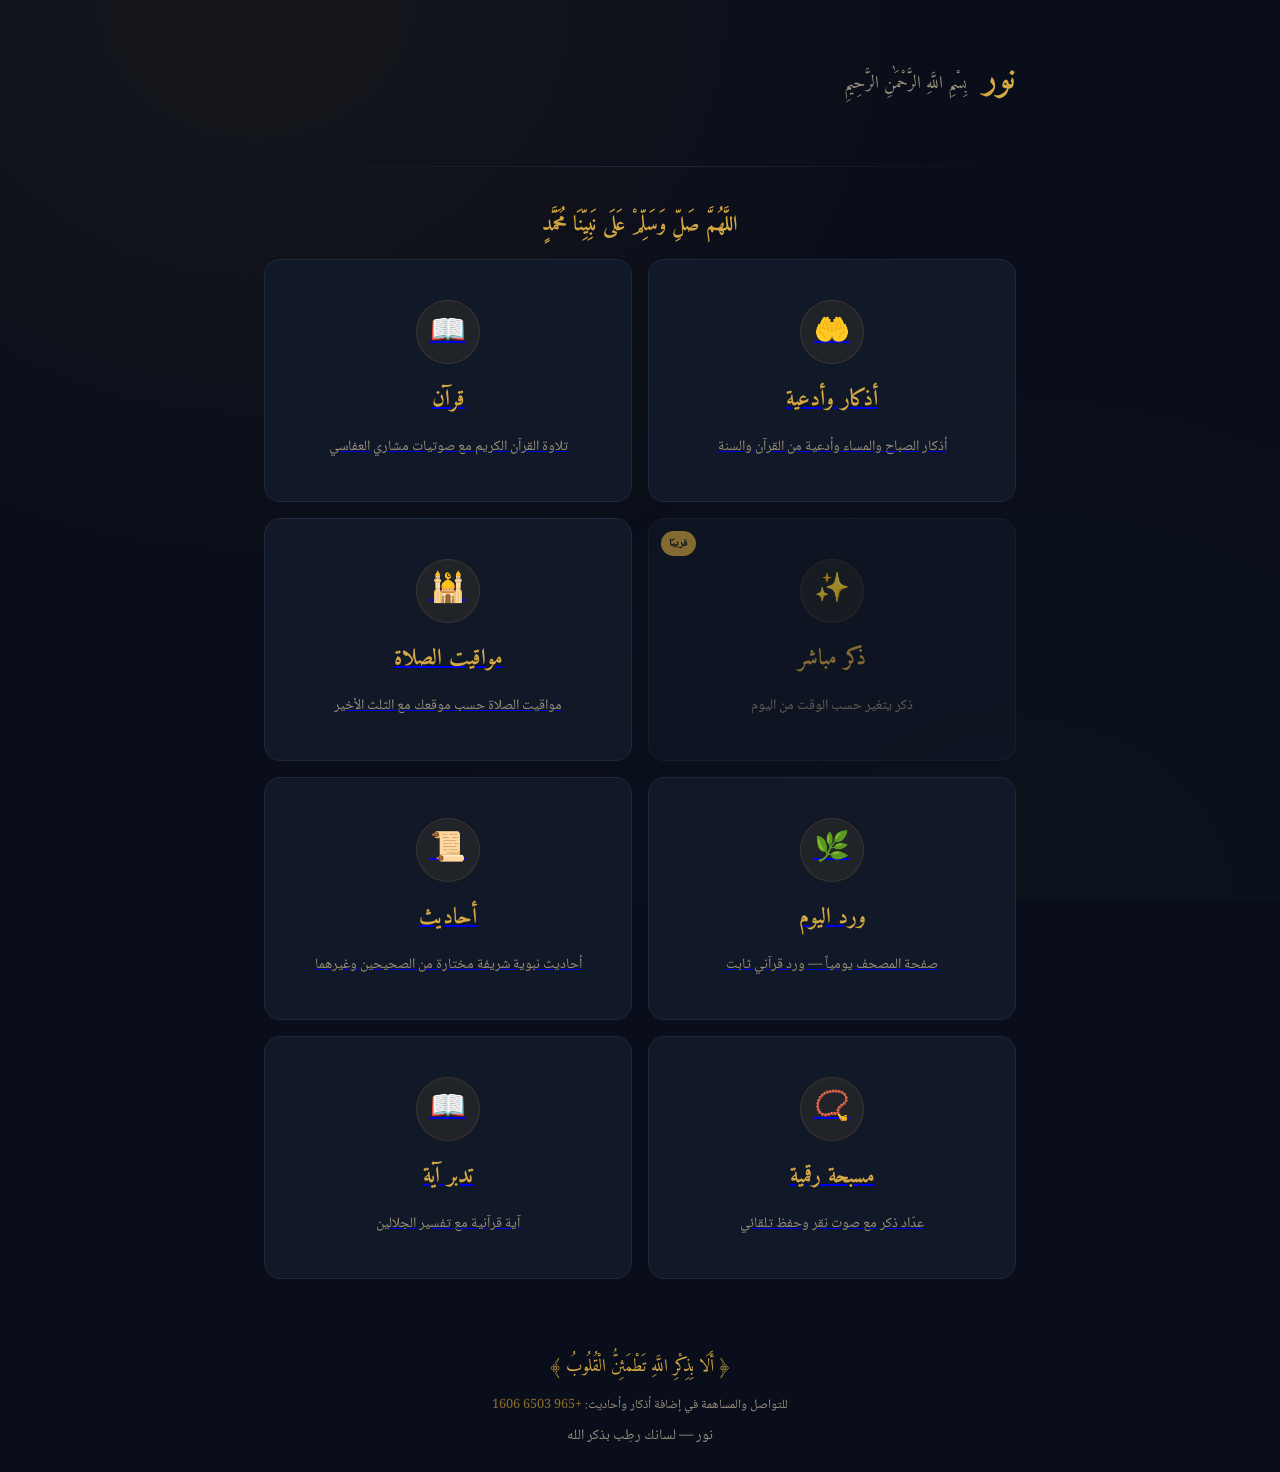
<file: src/index.html>
<!DOCTYPE html>
<html lang="ar" dir="rtl">
<head>
    <meta charset="UTF-8">
    <meta name="viewport" content="width=device-width, initial-scale=1.0">
    <title>نور — بسم الله الرحمن الرحيم</title>
    <meta name="description" content="نور — أذكار وأدعية وأحاديث نبوية وقرآن كريم. لسانك رطِب بذكر الله">
    <meta property="og:title" content="نور — بسم الله الرحمن الرحيم">
    <meta property="og:description" content="أذكار وأدعية وأحاديث نبوية وقرآن كريم — لسانك رطِب بذكر الله">
    <meta property="og:type" content="website">
    <meta property="og:locale" content="ar_SA">
    <meta property="og:site_name" content="نور">
    <meta name="twitter:card" content="summary">
    <meta name="twitter:title" content="نور — بسم الله الرحمن الرحيم">
    <meta name="twitter:description" content="أذكار وأدعية وأحاديث نبوية وقرآن كريم — لسانك رطِب بذكر الله">
    <link rel="preconnect" href="https://fonts.googleapis.com">
    <link href="https://fonts.googleapis.com/css2?family=Amiri:wght@400;700&family=Noto+Naskh+Arabic:wght@400;500;600;700&display=swap" rel="stylesheet">
    <link rel="stylesheet" href="../design sys/style.css">
</head>
<body>

    <div class="container">
        <header>
            <div class="logo">نور</div>
            <div class="basmala">بِسْمِ اللَّهِ الرَّحْمَٰنِ الرَّحِيمِ</div>
        </header>

        <div class="divider"></div>

        <section class="greeting">
            <h2>اللَّهُمَّ صَلِّ وَسَلِّمْ عَلَى نَبِيِّنَا مُحَمَّدٍ</h2>
        </section>

        <section class="cards">

            <a href="adhkar.html" class="card">
                <div class="card-icon">🤲</div>
                <h3 class="card-title">أذكار وأدعية</h3>
                <p class="card-desc">أذكار الصباح والمساء وأدعية من القرآن والسنة</p>
            </a>

            <a href="quran.html" class="card">
                <div class="card-icon">📖</div>
                <h3 class="card-title">قرآن</h3>
                <p class="card-desc">تلاوة القرآن الكريم مع صوتيات مشاري العفاسي</p>
            </a>

            <div class="card" style="opacity:.6;pointer-events:none;position:relative">
                <span style="position:absolute;top:12px;left:12px;background:var(--gold);color:var(--bg-primary);font-size:.7rem;padding:3px 8px;border-radius:20px;font-weight:700">قريبًا</span>
                <div class="card-icon">✨</div>
                <h3 class="card-title">ذكر مباشر</h3>
                <p class="card-desc">ذكر يتغير حسب الوقت من اليوم</p>
            </div>

            <a href="salah.html" class="card">
                <div class="card-icon">🕌</div>
                <h3 class="card-title">مواقيت الصلاة</h3>
                <p class="card-desc">مواقيت الصلاة حسب موقعك مع الثلث الأخير</p>
            </a>

            <a href="wird.html" class="card">
                <div class="card-icon">🌿</div>
                <h3 class="card-title">ورد اليوم</h3>
                <p class="card-desc">صفحة المصحف يومياً — ورد قرآني ثابت</p>
            </a>

            <a href="ahadith.html" class="card">
                <div class="card-icon">📜</div>
                <h3 class="card-title">أحاديث</h3>
                <p class="card-desc">أحاديث نبوية شريفة مختارة من الصحيحين وغيرهما</p>
            </a>

            <a href="misbaha.html" class="card">
                <div class="card-icon">📿</div>
                <h3 class="card-title">مسبحة رقمية</h3>
                <p class="card-desc">عدّاد ذكر مع صوت نقر وحفظ تلقائي</p>
            </a>

            <a href="tafsir.html" class="card">
                <div class="card-icon">📖</div>
                <h3 class="card-title">تدبر آية</h3>
                <p class="card-desc">آية قرآنية مع تفسير الجلالين</p>
            </a>

        </section>

        <footer>
            <p class="ayah-footer">﴿ أَلَا بِذِكْرِ اللَّهِ تَطْمَئِنُّ الْقُلُوبُ ﴾</p>
            <p style="font-size:0.8rem; margin-bottom:8px;">للتواصل والمساهمة في إضافة أذكار وأحاديث: <a href="https://wa.me/96565031606" style="color:var(--gold-dim); text-decoration:none;">+965 6503 1606</a></p>
            <p>نور — لسانك رطِب بذكر الله</p>
        </footer>
    </div>

</body>
</html>
</file>
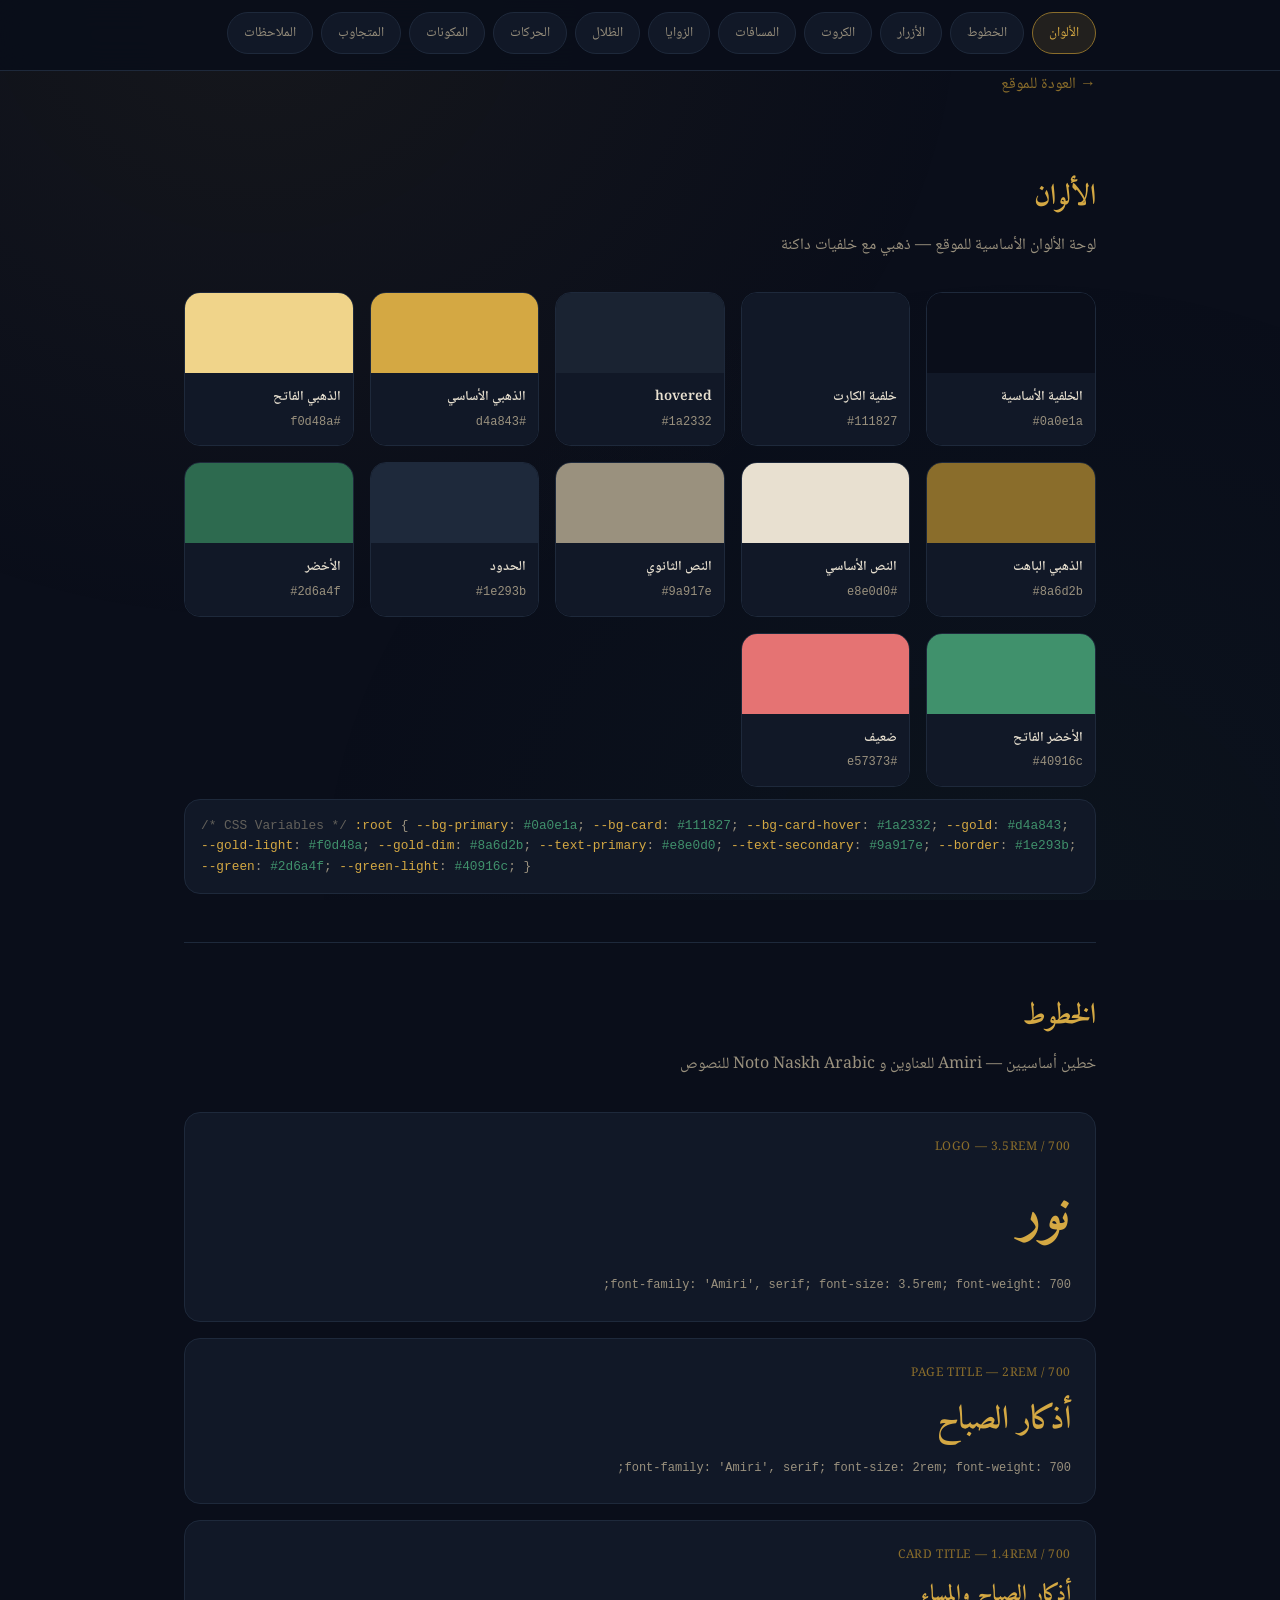
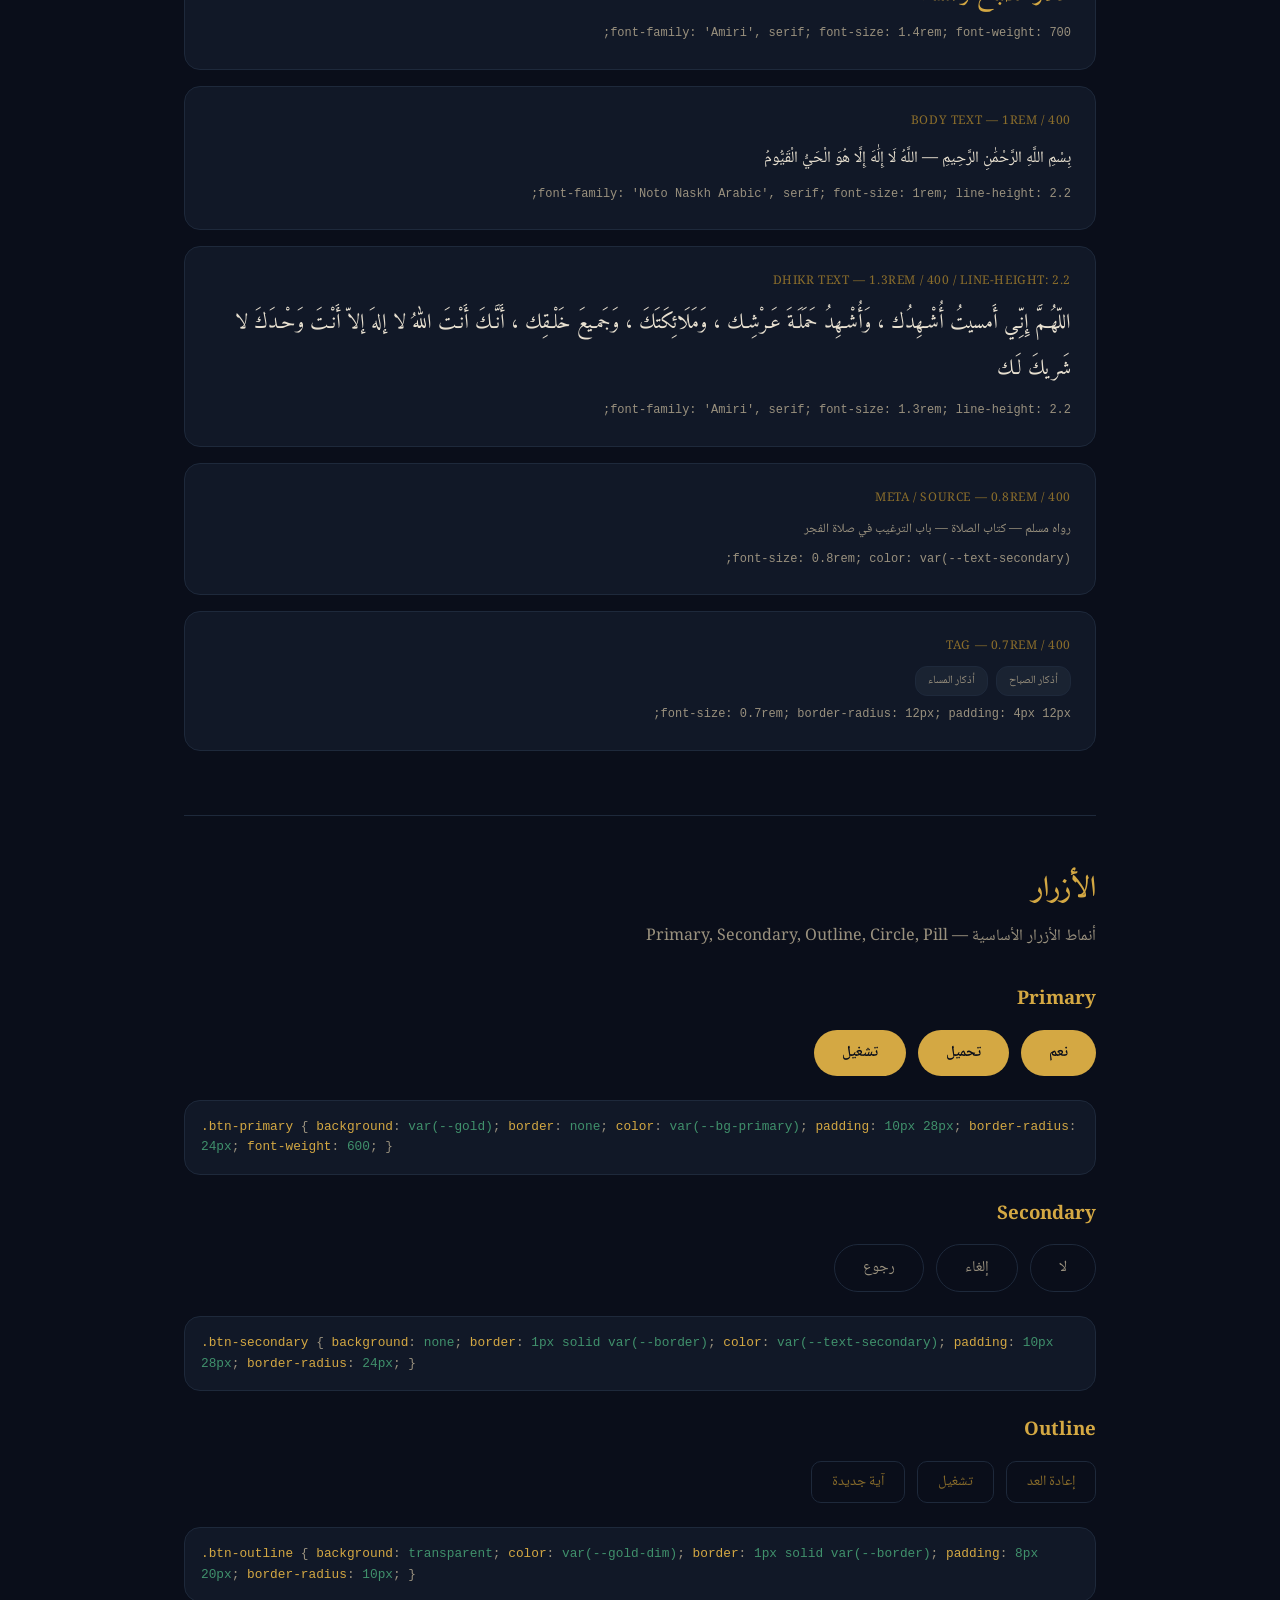
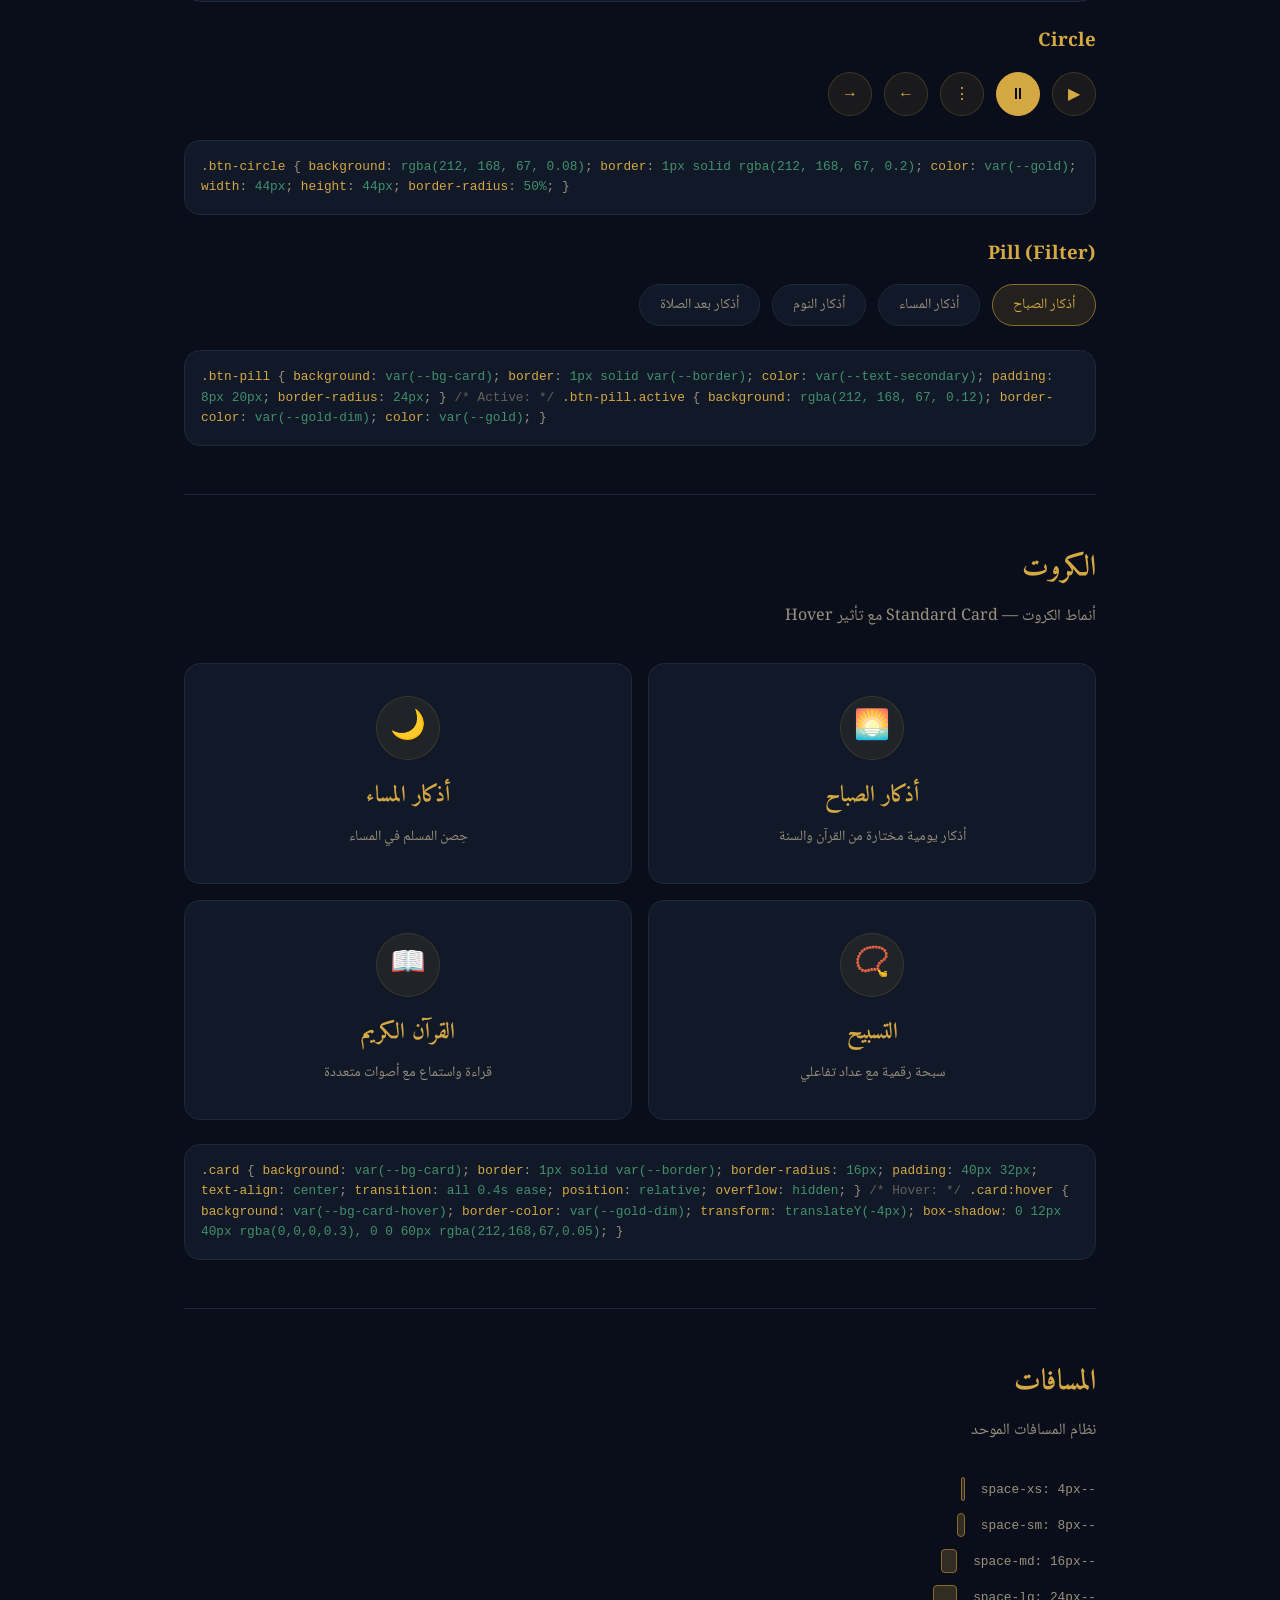
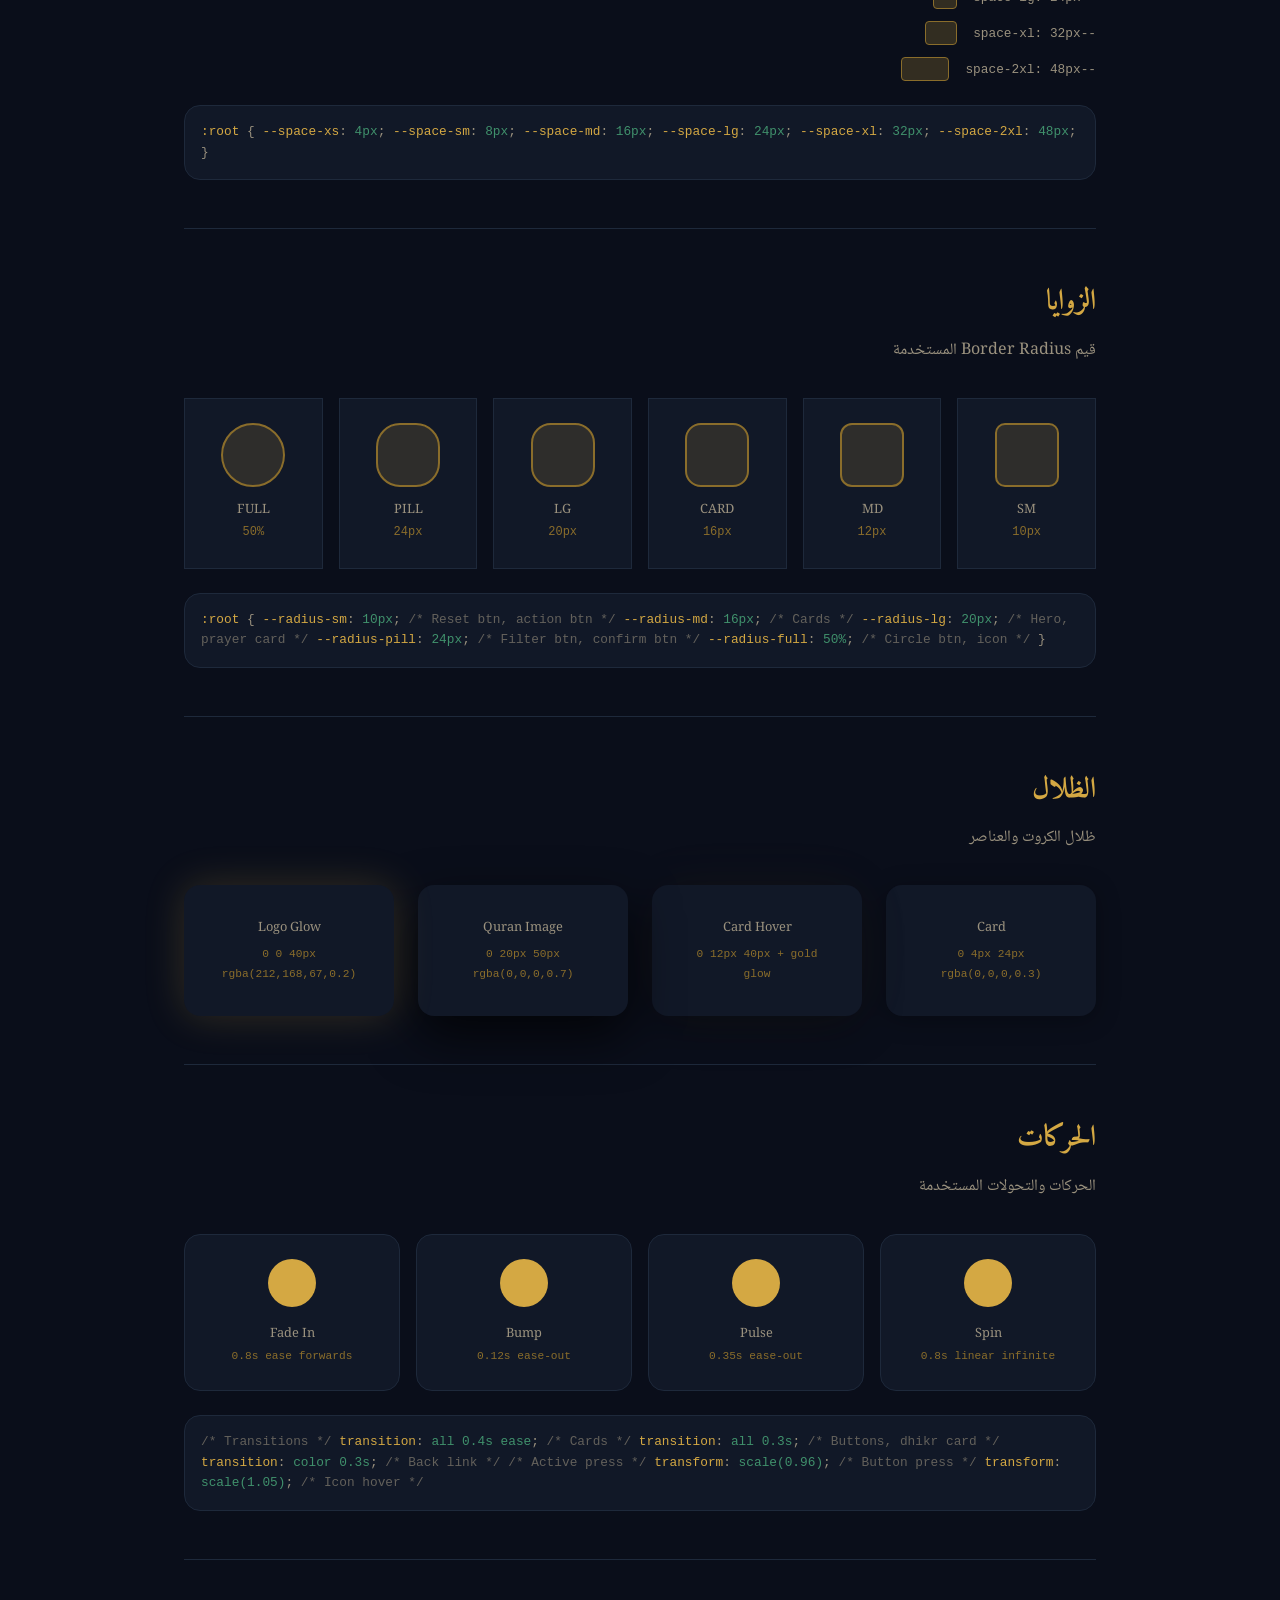
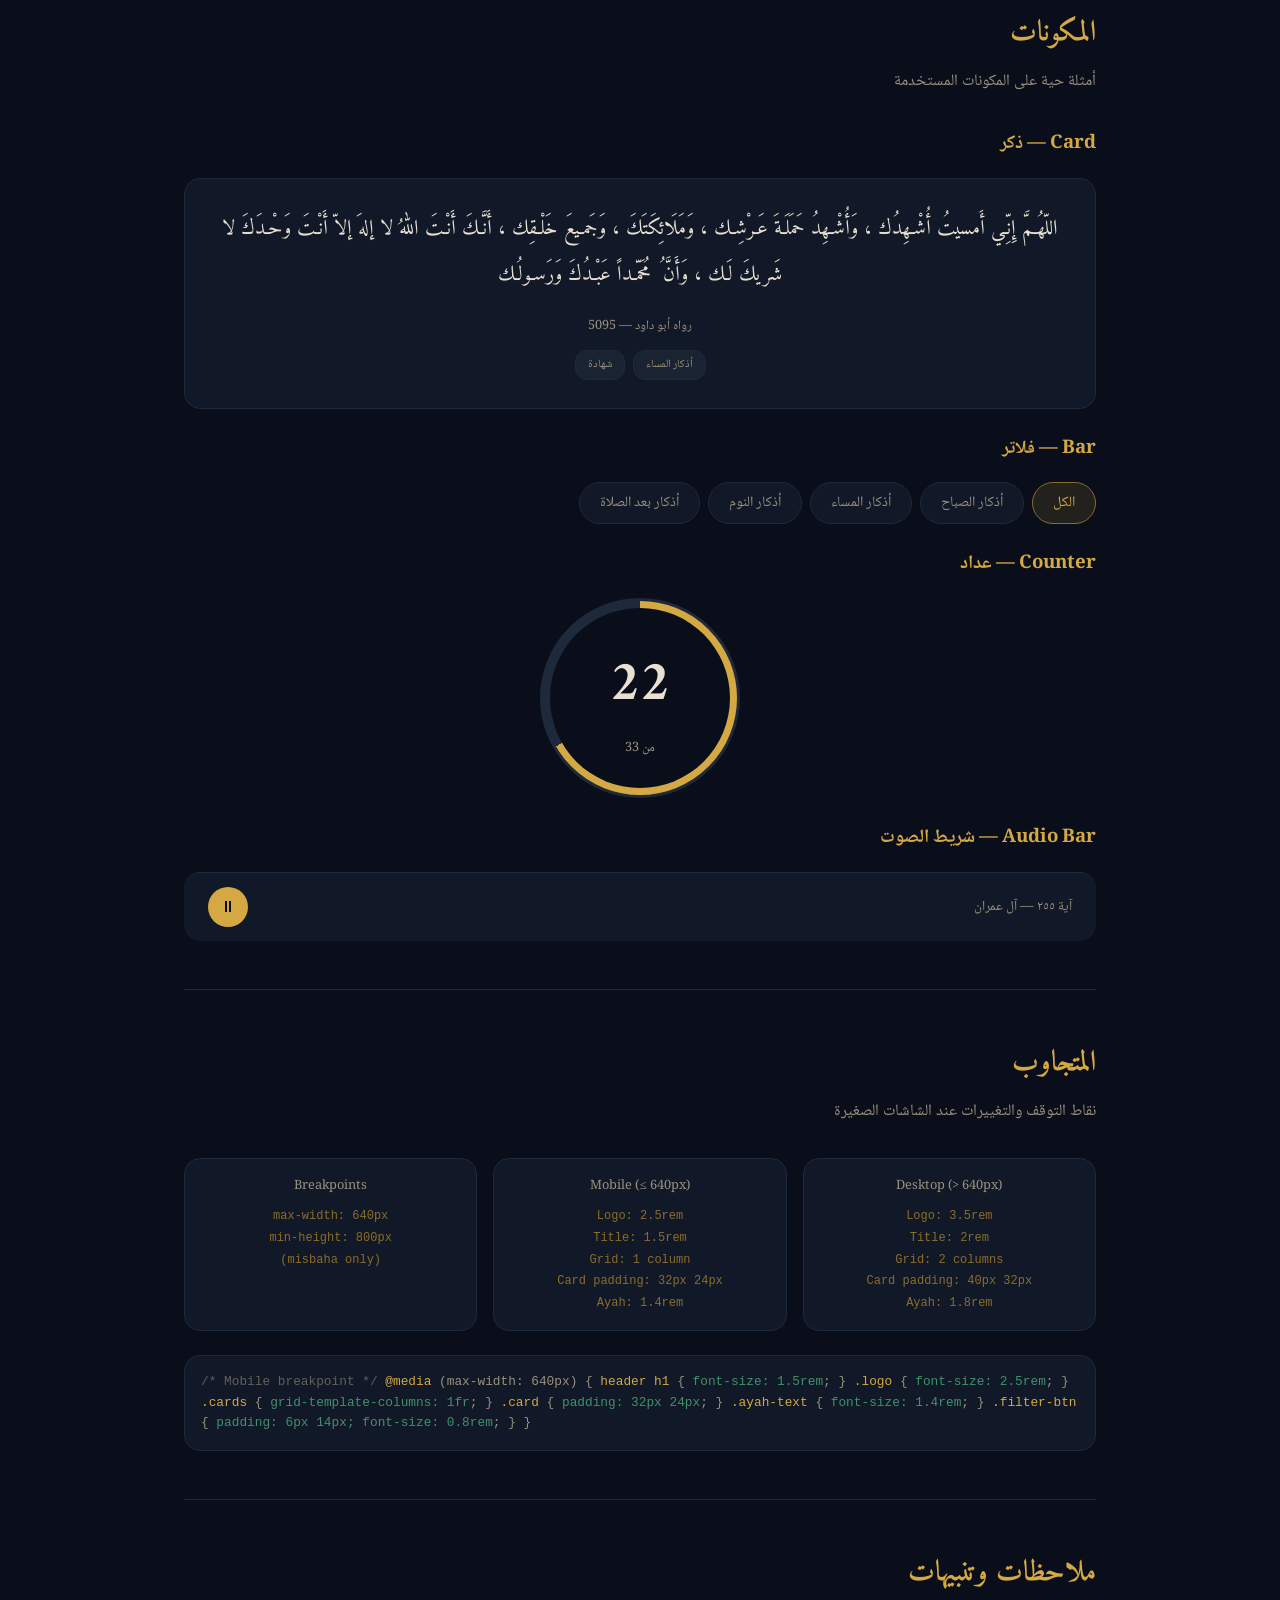
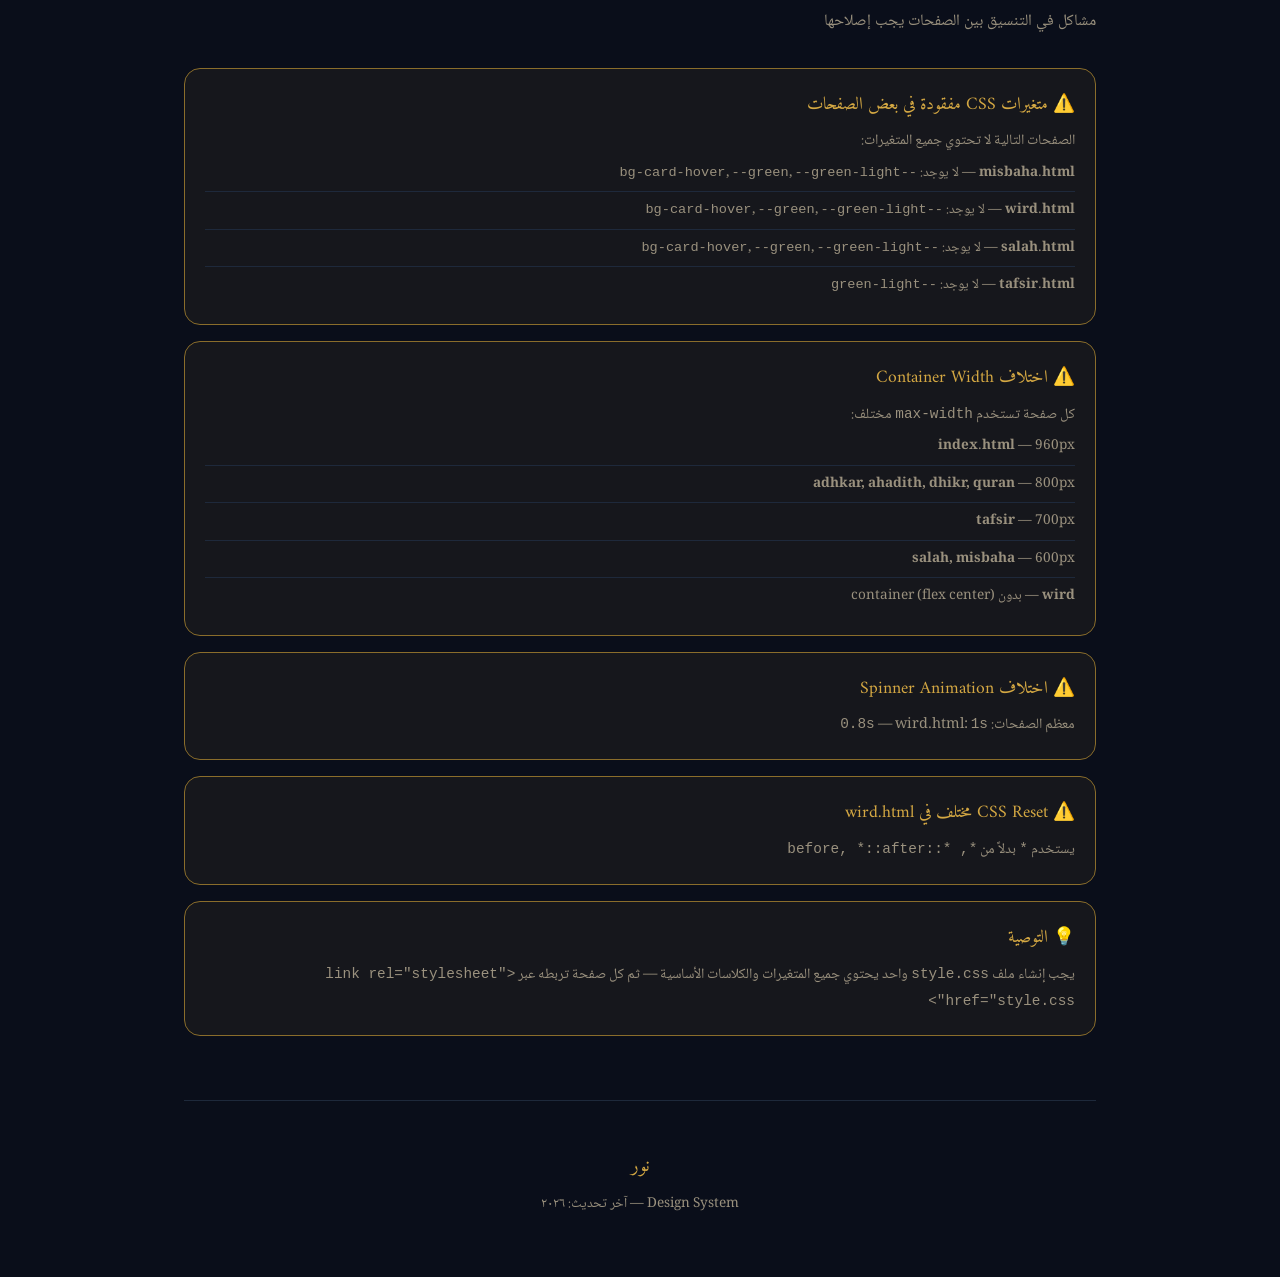
<file: design sys/design-system.html>
<!DOCTYPE html>
<html lang="ar" dir="rtl">
<head>
    <meta charset="UTF-8">
    <meta name="viewport" content="width=device-width, initial-scale=1.0">
    <title>نور — Design System</title>
    <link rel="preconnect" href="https://fonts.googleapis.com">
    <link href="https://fonts.googleapis.com/css2?family=Amiri:wght@400;700&family=Noto+Naskh+Arabic:wght@400;500;600;700&display=swap" rel="stylesheet">
    <style>
        /* ========== RESET ========== */
        *, *::before, *::after {
            margin: 0;
            padding: 0;
            box-sizing: border-box;
        }

        /* ========== CSS VARIABLES ========== */
        :root {
            /* Backgrounds */
            --bg-primary: #0a0e1a;
            --bg-card: #111827;
            --bg-card-hover: #1a2332;

            /* Gold (Brand) */
            --gold: #d4a843;
            --gold-light: #f0d48a;
            --gold-dim: #8a6d2b;

            /* Text */
            --text-primary: #e8e0d0;
            --text-secondary: #9a917e;

            /* Border */
            --border: #1e293b;

            /* Green (Accent) */
            --green: #2d6a4f;
            --green-light: #40916c;

            /* Semantic */
            --weak: #e57373;
            --weak-bg: rgba(180, 60, 60, 0.1);

            /* Spacing */
            --space-xs: 4px;
            --space-sm: 8px;
            --space-md: 16px;
            --space-lg: 24px;
            --space-xl: 32px;
            --space-2xl: 48px;

            /* Radius */
            --radius-sm: 10px;
            --radius-md: 16px;
            --radius-lg: 20px;
            --radius-pill: 24px;
            --radius-full: 50%;

            /* Shadows */
            --shadow-card: 0 4px 24px rgba(0, 0, 0, 0.3);
            --shadow-hover: 0 12px 40px rgba(0, 0, 0, 0.3), 0 0 60px rgba(212, 168, 67, 0.05);
            --shadow-glow: 0 0 40px rgba(212, 168, 67, 0.2);
        }

        body {
            font-family: 'Noto Naskh Arabic', serif;
            background: var(--bg-primary);
            color: var(--text-primary);
            min-height: 100vh;
            line-height: 1.8;
        }

        body::before {
            content: '';
            position: fixed;
            top: 0;
            left: 0;
            width: 100%;
            height: 100%;
            background:
                radial-gradient(ellipse at 20% 0%, rgba(212, 168, 67, 0.06) 0%, transparent 50%),
                radial-gradient(ellipse at 80% 100%, rgba(45, 106, 79, 0.06) 0%, transparent 50%);
            pointer-events: none;
            z-index: 0;
        }

        /* ========== LAYOUT ========== */
        .container {
            max-width: 960px;
            margin: 0 auto;
            padding: 0 24px;
            position: relative;
            z-index: 1;
        }

        /* ========== NAVIGATION ========== */
        .nav {
            position: sticky;
            top: 0;
            z-index: 100;
            background: rgba(10, 14, 26, 0.95);
            backdrop-filter: blur(20px);
            border-bottom: 1px solid var(--border);
            padding: 12px 0;
        }

        .nav-inner {
            display: flex;
            gap: 8px;
            overflow-x: auto;
            padding-bottom: 4px;
        }

        .nav-btn {
            background: var(--bg-card);
            border: 1px solid var(--border);
            color: var(--text-secondary);
            padding: 8px 16px;
            border-radius: var(--radius-pill);
            cursor: pointer;
            font-family: 'Noto Naskh Arabic', serif;
            font-size: 0.85rem;
            white-space: nowrap;
            transition: all 0.3s;
        }

        .nav-btn:hover, .nav-btn.active {
            border-color: var(--gold-dim);
            color: var(--gold);
        }

        .nav-btn.active {
            background: rgba(212, 168, 67, 0.12);
        }

        /* ========== SECTIONS ========== */
        .section {
            padding: 48px 0;
            border-bottom: 1px solid var(--border);
        }

        .section-title {
            font-family: 'Amiri', serif;
            font-size: 1.8rem;
            font-weight: 700;
            color: var(--gold);
            margin-bottom: 8px;
        }

        .section-desc {
            color: var(--text-secondary);
            margin-bottom: 32px;
        }

        /* ========== COLORS ========== */
        .colors-grid {
            display: grid;
            grid-template-columns: repeat(auto-fill, minmax(140px, 1fr));
            gap: 16px;
        }

        .color-swatch {
            border-radius: var(--radius-md);
            overflow: hidden;
            border: 1px solid var(--border);
        }

        .color-box {
            height: 80px;
        }

        .color-info {
            padding: 12px;
            background: var(--bg-card);
        }

        .color-name {
            font-size: 0.85rem;
            font-weight: 600;
            margin-bottom: 2px;
        }

        .color-hex {
            font-size: 0.75rem;
            color: var(--text-secondary);
            font-family: monospace;
        }

        /* ========== TYPOGRAPHY ========== */
        .type-sample {
            background: var(--bg-card);
            border: 1px solid var(--border);
            border-radius: var(--radius-md);
            padding: 24px;
            margin-bottom: 16px;
        }

        .type-label {
            font-size: 0.75rem;
            color: var(--gold-dim);
            text-transform: uppercase;
            letter-spacing: 0.05em;
            margin-bottom: 8px;
        }

        .type-font {
            font-size: 0.75rem;
            color: var(--text-secondary);
            margin-top: 8px;
            font-family: monospace;
        }

        /* ========== BUTTONS ========== */
        .buttons-row {
            display: flex;
            flex-wrap: wrap;
            gap: 12px;
            margin-bottom: 24px;
        }

        .btn-primary {
            background: var(--gold);
            border: none;
            color: var(--bg-primary);
            padding: 10px 28px;
            border-radius: var(--radius-pill);
            font-family: 'Noto Naskh Arabic', serif;
            font-size: 0.95rem;
            font-weight: 600;
            cursor: pointer;
            transition: all 0.3s;
        }

        .btn-primary:hover {
            background: var(--gold-light);
        }

        .btn-secondary {
            background: none;
            border: 1px solid var(--border);
            color: var(--text-secondary);
            padding: 10px 28px;
            border-radius: var(--radius-pill);
            font-family: 'Noto Naskh Arabic', serif;
            font-size: 0.95rem;
            cursor: pointer;
            transition: all 0.3s;
        }

        .btn-secondary:hover {
            border-color: var(--gold-dim);
            color: var(--text-primary);
        }

        .btn-outline {
            background: transparent;
            color: var(--gold-dim);
            border: 1px solid var(--border);
            padding: 8px 20px;
            border-radius: var(--radius-sm);
            font-family: 'Noto Naskh Arabic', serif;
            font-size: 0.9rem;
            cursor: pointer;
            transition: all 0.3s;
        }

        .btn-outline:hover {
            border-color: var(--gold-dim);
            color: var(--gold);
        }

        .btn-circle {
            background: rgba(212, 168, 67, 0.08);
            border: 1px solid rgba(212, 168, 67, 0.2);
            color: var(--gold);
            width: 44px;
            height: 44px;
            border-radius: var(--radius-full);
            cursor: pointer;
            font-size: 1rem;
            display: flex;
            align-items: center;
            justify-content: center;
            transition: all 0.3s;
        }

        .btn-circle:hover {
            background: rgba(212, 168, 67, 0.15);
            border-color: var(--gold);
            transform: scale(1.05);
        }

        .btn-circle.active {
            background: var(--gold);
            color: var(--bg-primary);
            border-color: var(--gold);
        }

        .btn-pill {
            background: var(--bg-card);
            border: 1px solid var(--border);
            color: var(--text-secondary);
            padding: 8px 20px;
            border-radius: var(--radius-pill);
            font-family: 'Noto Naskh Arabic', serif;
            font-size: 0.9rem;
            cursor: pointer;
            transition: all 0.3s;
        }

        .btn-pill:hover {
            border-color: var(--gold-dim);
            color: var(--text-primary);
        }

        .btn-pill.active {
            background: rgba(212, 168, 67, 0.12);
            border-color: var(--gold-dim);
            color: var(--gold);
        }

        .btn-code {
            display: block;
            background: var(--bg-card);
            border: 1px solid var(--border);
            border-radius: var(--radius-md);
            padding: 16px;
            margin-top: 12px;
            font-family: monospace;
            font-size: 0.8rem;
            color: var(--text-secondary);
            direction: ltr;
            text-align: left;
            overflow-x: auto;
        }

        /* ========== CARDS ========== */
        .cards-grid {
            display: grid;
            grid-template-columns: repeat(2, 1fr);
            gap: 16px;
        }

        @media (max-width: 640px) {
            .cards-grid {
                grid-template-columns: 1fr;
            }
        }

        .card {
            background: var(--bg-card);
            border: 1px solid var(--border);
            border-radius: var(--radius-md);
            padding: 32px;
            text-align: center;
            transition: all 0.4s ease;
            position: relative;
            overflow: hidden;
        }

        .card::before {
            content: '';
            position: absolute;
            top: 0;
            left: 20%;
            width: 60%;
            height: 2px;
            background: linear-gradient(90deg, transparent, var(--gold-dim), transparent);
            opacity: 0;
            transition: opacity 0.4s ease;
        }

        .card:hover {
            background: var(--bg-card-hover);
            border-color: var(--gold-dim);
            transform: translateY(-4px);
            box-shadow: var(--shadow-hover);
        }

        .card:hover::before {
            opacity: 1;
        }

        .card-icon {
            width: 64px;
            height: 64px;
            border-radius: var(--radius-full);
            background: rgba(212, 168, 67, 0.08);
            border: 1px solid rgba(212, 168, 67, 0.15);
            font-size: 1.8rem;
            display: flex;
            align-items: center;
            justify-content: center;
            margin: 0 auto 16px;
            transition: all 0.4s ease;
        }

        .card:hover .card-icon {
            background: rgba(212, 168, 67, 0.15);
            border-color: var(--gold-dim);
            transform: scale(1.05);
        }

        .card-title {
            font-family: 'Amiri', serif;
            font-size: 1.4rem;
            font-weight: 700;
            color: var(--gold);
            margin-bottom: 8px;
        }

        .card-desc {
            font-size: 0.9rem;
            color: var(--text-secondary);
            line-height: 1.8;
        }

        /* ========== SPACING ========== */
        .spacing-row {
            display: flex;
            align-items: center;
            gap: 16px;
            margin-bottom: 12px;
        }

        .spacing-bar {
            height: 24px;
            background: rgba(212, 168, 67, 0.2);
            border: 1px solid var(--gold-dim);
            border-radius: 4px;
        }

        .spacing-label {
            font-size: 0.8rem;
            color: var(--text-secondary);
            min-width: 100px;
            font-family: monospace;
        }

        /* ========== RADIUS ========== */
        .radius-grid {
            display: grid;
            grid-template-columns: repeat(auto-fill, minmax(120px, 1fr));
            gap: 16px;
        }

        .radius-box {
            background: var(--bg-card);
            border: 1px solid var(--border);
            padding: 24px;
            text-align: center;
        }

        .radius-preview {
            width: 64px;
            height: 64px;
            background: rgba(212, 168, 67, 0.15);
            border: 2px solid var(--gold-dim);
            margin: 0 auto 12px;
        }

        .radius-name {
            font-size: 0.8rem;
            color: var(--text-secondary);
        }

        .radius-value {
            font-size: 0.75rem;
            color: var(--gold-dim);
            font-family: monospace;
        }

        /* ========== SHADOWS ========== */
        .shadow-grid {
            display: grid;
            grid-template-columns: repeat(auto-fill, minmax(200px, 1fr));
            gap: 24px;
        }

        .shadow-box {
            background: var(--bg-card);
            border-radius: var(--radius-md);
            padding: 32px;
            text-align: center;
        }

        .shadow-name {
            font-size: 0.8rem;
            color: var(--text-secondary);
            margin-bottom: 4px;
        }

        .shadow-value {
            font-size: 0.7rem;
            color: var(--gold-dim);
            font-family: monospace;
            direction: ltr;
        }

        /* ========== COMPONENTS DEMO ========== */
        .demo-dhikr {
            background: var(--bg-card);
            border: 1px solid var(--border);
            border-radius: var(--radius-md);
            padding: 28px;
            margin-bottom: 16px;
        }

        .demo-dhikr-text {
            font-family: 'Amiri', serif;
            font-size: 1.3rem;
            line-height: 2.2;
            color: var(--text-primary);
            text-align: center;
            margin-bottom: 16px;
        }

        .demo-source {
            font-size: 0.8rem;
            color: var(--text-secondary);
            text-align: center;
        }

        .demo-tags {
            display: flex;
            gap: 8px;
            justify-content: center;
            margin-top: 12px;
        }

        .demo-tag {
            background: var(--bg-card-hover);
            border: 1px solid var(--border);
            border-radius: 12px;
            padding: 4px 12px;
            font-size: 0.7rem;
            color: var(--text-secondary);
        }

        /* ========== ANIMATIONS ========== */
        .anim-grid {
            display: grid;
            grid-template-columns: repeat(auto-fill, minmax(180px, 1fr));
            gap: 16px;
        }

        .anim-box {
            background: var(--bg-card);
            border: 1px solid var(--border);
            border-radius: var(--radius-md);
            padding: 24px;
            text-align: center;
        }

        .anim-preview {
            width: 48px;
            height: 48px;
            background: var(--gold);
            border-radius: var(--radius-full);
            margin: 0 auto 16px;
        }

        .anim-spin .anim-preview {
            animation: spin 0.8s linear infinite;
        }

        .anim-pulse .anim-preview {
            animation: pulseRing 0.35s ease-out infinite;
        }

        .anim-bump .anim-preview {
            animation: bump 0.12s ease-out;
        }

        .anim-fade .anim-preview {
            animation: fadeIn 0.8s ease forwards;
        }

        @keyframes spin {
            to { transform: rotate(360deg); }
        }

        @keyframes pulseRing {
            0%   { box-shadow: 0 0 0 0 rgba(212, 168, 67, 0.4); }
            100% { box-shadow: 0 0 0 30px rgba(212, 168, 67, 0); }
        }

        @keyframes bump {
            0%   { transform: scale(1); }
            50%  { transform: scale(1.08); }
            100% { transform: scale(1); }
        }

        @keyframes fadeIn {
            from { opacity: 0; transform: translateY(10px); }
            to   { opacity: 1; transform: translateY(0); }
        }

        .anim-name {
            font-size: 0.8rem;
            color: var(--text-secondary);
        }

        .anim-value {
            font-size: 0.7rem;
            color: var(--gold-dim);
            font-family: monospace;
            direction: ltr;
        }

        /* ========== CODE BLOCKS ========== */
        .code-block {
            background: var(--bg-card);
            border: 1px solid var(--border);
            border-radius: var(--radius-md);
            padding: 16px;
            font-family: monospace;
            font-size: 0.8rem;
            color: var(--text-secondary);
            direction: ltr;
            text-align: left;
            overflow-x: auto;
            line-height: 1.6;
            margin-top: 12px;
        }

        .code-block .prop { color: var(--gold); }
        .code-block .val { color: var(--green-light); }
        .code-block .comment { color: var(--text-secondary); opacity: 0.6; }

        /* ========== RESPONSIVE ========== */
        .responsive-demo {
            display: grid;
            grid-template-columns: repeat(3, 1fr);
            gap: 16px;
            margin-top: 16px;
        }

        .responsive-box {
            background: var(--bg-card);
            border: 1px solid var(--border);
            border-radius: var(--radius-md);
            padding: 16px;
            text-align: center;
        }

        @media (max-width: 640px) {
            .responsive-demo {
                grid-template-columns: 1fr;
            }
        }

        .responsive-label {
            font-size: 0.8rem;
            color: var(--text-secondary);
            margin-bottom: 8px;
        }

        .responsive-value {
            font-size: 0.75rem;
            color: var(--gold-dim);
            font-family: monospace;
            direction: ltr;
        }

        /* ========== INCONSISTENCIES NOTE ========== */
        .note-box {
            background: rgba(212, 168, 67, 0.06);
            border: 1px solid var(--gold-dim);
            border-radius: var(--radius-md);
            padding: 20px;
            margin-bottom: 16px;
        }

        .note-title {
            font-family: 'Amiri', serif;
            font-size: 1.1rem;
            color: var(--gold);
            margin-bottom: 8px;
        }

        .note-text {
            font-size: 0.9rem;
            color: var(--text-secondary);
        }

        .note-list {
            list-style: none;
            padding: 0;
        }

        .note-list li {
            padding: 6px 0;
            border-bottom: 1px solid var(--border);
            font-size: 0.85rem;
            color: var(--text-secondary);
        }

        .note-list li:last-child {
            border-bottom: none;
        }

        /* ========== BACK LINK ========== */
        .back-link {
            display: inline-flex;
            align-items: center;
            gap: 8px;
            color: var(--gold-dim);
            text-decoration: none;
            font-size: 1rem;
            margin-bottom: 24px;
            transition: color 0.3s;
        }

        .back-link:hover {
            color: var(--gold);
        }
    </style>
</head>
<body>

    <!-- NAVIGATION -->
    <nav class="nav">
        <div class="container">
            <div class="nav-inner">
                <button class="nav-btn active" onclick="scrollToSection('colors')">الألوان</button>
                <button class="nav-btn" onclick="scrollToSection('typography')">الخطوط</button>
                <button class="nav-btn" onclick="scrollToSection('buttons')">الأزرار</button>
                <button class="nav-btn" onclick="scrollToSection('cards')">الكروت</button>
                <button class="nav-btn" onclick="scrollToSection('spacing')">المسافات</button>
                <button class="nav-btn" onclick="scrollToSection('radius')">الزوايا</button>
                <button class="nav-btn" onclick="scrollToSection('shadows')">الظلال</button>
                <button class="nav-btn" onclick="scrollToSection('animations')">الحركات</button>
                <button class="nav-btn" onclick="scrollToSection('components')">المكونات</button>
                <button class="nav-btn" onclick="scrollToSection('responsive')">المتجاوب</button>
                <button class="nav-btn" onclick="scrollToSection('notes')">الملاحظات</button>
            </div>
        </div>
    </nav>

    <div class="container">
        <a href="src/index.html" class="back-link">→ العودة للموقع</a>

        <!-- ========== COLORS ========== -->
        <section class="section" id="colors">
            <h2 class="section-title">الألوان</h2>
            <p class="section-desc">لوحة الألوان الأساسية للموقع — ذهبي مع خلفيات داكنة</p>

            <div class="colors-grid">
                <!-- Backgrounds -->
                <div class="color-swatch">
                    <div class="color-box" style="background: #0a0e1a;"></div>
                    <div class="color-info">
                        <div class="color-name">الخلفية الأساسية</div>
                        <div class="color-hex">#0a0e1a</div>
                    </div>
                </div>
                <div class="color-swatch">
                    <div class="color-box" style="background: #111827;"></div>
                    <div class="color-info">
                        <div class="color-name">خلفية الكارت</div>
                        <div class="color-hex">#111827</div>
                    </div>
                </div>
                <div class="color-swatch">
                    <div class="color-box" style="background: #1a2332;"></div>
                    <div class="color-info">
                        <div class="color-name"> hovered</div>
                        <div class="color-hex">#1a2332</div>
                    </div>
                </div>

                <!-- Gold -->
                <div class="color-swatch">
                    <div class="color-box" style="background: #d4a843;"></div>
                    <div class="color-info">
                        <div class="color-name">الذهبي الأساسي</div>
                        <div class="color-hex">#d4a843</div>
                    </div>
                </div>
                <div class="color-swatch">
                    <div class="color-box" style="background: #f0d48a;"></div>
                    <div class="color-info">
                        <div class="color-name">الذهبي الفاتح</div>
                        <div class="color-hex">#f0d48a</div>
                    </div>
                </div>
                <div class="color-swatch">
                    <div class="color-box" style="background: #8a6d2b;"></div>
                    <div class="color-info">
                        <div class="color-name">الذهبي الباهت</div>
                        <div class="color-hex">#8a6d2b</div>
                    </div>
                </div>

                <!-- Text -->
                <div class="color-swatch">
                    <div class="color-box" style="background: #e8e0d0;"></div>
                    <div class="color-info">
                        <div class="color-name">النص الأساسي</div>
                        <div class="color-hex">#e8e0d0</div>
                    </div>
                </div>
                <div class="color-swatch">
                    <div class="color-box" style="background: #9a917e;"></div>
                    <div class="color-info">
                        <div class="color-name">النص الثانوي</div>
                        <div class="color-hex">#9a917e</div>
                    </div>
                </div>

                <!-- Border & Green -->
                <div class="color-swatch">
                    <div class="color-box" style="background: #1e293b;"></div>
                    <div class="color-info">
                        <div class="color-name">الحدود</div>
                        <div class="color-hex">#1e293b</div>
                    </div>
                </div>
                <div class="color-swatch">
                    <div class="color-box" style="background: #2d6a4f;"></div>
                    <div class="color-info">
                        <div class="color-name">الأخضر</div>
                        <div class="color-hex">#2d6a4f</div>
                    </div>
                </div>
                <div class="color-swatch">
                    <div class="color-box" style="background: #40916c;"></div>
                    <div class="color-info">
                        <div class="color-name">الأخضر الفاتح</div>
                        <div class="color-hex">#40916c</div>
                    </div>
                </div>
                <div class="color-swatch">
                    <div class="color-box" style="background: #e57373;"></div>
                    <div class="color-info">
                        <div class="color-name">ضعيف</div>
                        <div class="color-hex">#e57373</div>
                    </div>
                </div>
            </div>

            <div class="code-block">
<span class="comment">/* CSS Variables */</span>
<span class="prop">:root</span> {
  <span class="prop">--bg-primary</span>: <span class="val">#0a0e1a</span>;
  <span class="prop">--bg-card</span>: <span class="val">#111827</span>;
  <span class="prop">--bg-card-hover</span>: <span class="val">#1a2332</span>;
  <span class="prop">--gold</span>: <span class="val">#d4a843</span>;
  <span class="prop">--gold-light</span>: <span class="val">#f0d48a</span>;
  <span class="prop">--gold-dim</span>: <span class="val">#8a6d2b</span>;
  <span class="prop">--text-primary</span>: <span class="val">#e8e0d0</span>;
  <span class="prop">--text-secondary</span>: <span class="val">#9a917e</span>;
  <span class="prop">--border</span>: <span class="val">#1e293b</span>;
  <span class="prop">--green</span>: <span class="val">#2d6a4f</span>;
  <span class="prop">--green-light</span>: <span class="val">#40916c</span>;
}
            </div>
        </section>

        <!-- ========== TYPOGRAPHY ========== -->
        <section class="section" id="typography">
            <h2 class="section-title">الخطوط</h2>
            <p class="section-desc">خطين أساسيين — Amiri للعناوين و Noto Naskh Arabic للنصوص</p>

            <div class="type-sample">
                <div class="type-label">Logo — 3.5rem / 700</div>
                <div style="font-family: 'Amiri', serif; font-size: 3.5rem; font-weight: 700; color: var(--gold);">
                    نور
                </div>
                <div class="type-font">font-family: 'Amiri', serif; font-size: 3.5rem; font-weight: 700;</div>
            </div>

            <div class="type-sample">
                <div class="type-label">Page Title — 2rem / 700</div>
                <div style="font-family: 'Amiri', serif; font-size: 2rem; font-weight: 700; color: var(--gold);">
                    أذكار الصباح
                </div>
                <div class="type-font">font-family: 'Amiri', serif; font-size: 2rem; font-weight: 700;</div>
            </div>

            <div class="type-sample">
                <div class="type-label">Card Title — 1.4rem / 700</div>
                <div style="font-family: 'Amiri', serif; font-size: 1.4rem; font-weight: 700; color: var(--gold);">
                    أذكار الصباح والمساء
                </div>
                <div class="type-font">font-family: 'Amiri', serif; font-size: 1.4rem; font-weight: 700;</div>
            </div>

            <div class="type-sample">
                <div class="type-label">Body Text — 1rem / 400</div>
                <div style="font-family: 'Noto Naskh Arabic', serif; font-size: 1rem; line-height: 2.2;">
                    بِسْمِ اللَّهِ الرَّحْمَٰنِ الرَّحِيمِ — اللَّهُ لَا إِلَٰهَ إِلَّا هُوَ الْحَيُّ الْقَيُّومُ
                </div>
                <div class="type-font">font-family: 'Noto Naskh Arabic', serif; font-size: 1rem; line-height: 2.2;</div>
            </div>

            <div class="type-sample">
                <div class="type-label">Dhikr Text — 1.3rem / 400 / line-height: 2.2</div>
                <div style="font-family: 'Amiri', serif; font-size: 1.3rem; line-height: 2.2; color: var(--text-primary);">
                    اللّهُـمَّ إِنِّـي أَمسيتُ أُشْـهِدُك ، وَأُشْـهِدُ حَمَلَـةَ عَـرْشِـك ، وَمَلَائِكَتَكَ ، وَجَمـيعَ خَلْـقِك ، أَنَّـكَ أَنْـتَ اللهُ لا إلهَ إلاّ أَنْـتَ وَحْـدَكَ لا شَريكَ لَـك
                </div>
                <div class="type-font">font-family: 'Amiri', serif; font-size: 1.3rem; line-height: 2.2;</div>
            </div>

            <div class="type-sample">
                <div class="type-label">Meta / Source — 0.8rem / 400</div>
                <div style="font-size: 0.8rem; color: var(--text-secondary);">
                    رواه مسلم — كتاب الصلاة — باب الترغيب في صلاة الفجر
                </div>
                <div class="type-font">font-size: 0.8rem; color: var(--text-secondary);</div>
            </div>

            <div class="type-sample">
                <div class="type-label">Tag — 0.7rem / 400</div>
                <div style="display: flex; gap: 8px;">
                    <span style="background: var(--bg-card-hover); border: 1px solid var(--border); border-radius: 12px; padding: 4px 12px; font-size: 0.7rem; color: var(--text-secondary);">أذكار الصباح</span>
                    <span style="background: var(--bg-card-hover); border: 1px solid var(--border); border-radius: 12px; padding: 4px 12px; font-size: 0.7rem; color: var(--text-secondary);">أذكار المساء</span>
                </div>
                <div class="type-font">font-size: 0.7rem; border-radius: 12px; padding: 4px 12px;</div>
            </div>
        </section>

        <!-- ========== BUTTONS ========== -->
        <section class="section" id="buttons">
            <h2 class="section-title">الأزرار</h2>
            <p class="section-desc">أنماط الأزرار الأساسية — Primary, Secondary, Outline, Circle, Pill</p>

            <h3 style="color: var(--gold); margin-bottom: 12px;">Primary</h3>
            <div class="buttons-row">
                <button class="btn-primary">نعم</button>
                <button class="btn-primary">تحميل</button>
                <button class="btn-primary">تشغيل</button>
            </div>
            <div class="code-block">
<span class="prop">.btn-primary</span> {
  <span class="prop">background</span>: <span class="val">var(--gold)</span>;
  <span class="prop">border</span>: <span class="val">none</span>;
  <span class="prop">color</span>: <span class="val">var(--bg-primary)</span>;
  <span class="prop">padding</span>: <span class="val">10px 28px</span>;
  <span class="prop">border-radius</span>: <span class="val">24px</span>;
  <span class="prop">font-weight</span>: <span class="val">600</span>;
}
            </div>

            <h3 style="color: var(--gold); margin: 24px 0 12px;">Secondary</h3>
            <div class="buttons-row">
                <button class="btn-secondary">لا</button>
                <button class="btn-secondary">إلغاء</button>
                <button class="btn-secondary">رجوع</button>
            </div>
            <div class="code-block">
<span class="prop">.btn-secondary</span> {
  <span class="prop">background</span>: <span class="val">none</span>;
  <span class="prop">border</span>: <span class="val">1px solid var(--border)</span>;
  <span class="prop">color</span>: <span class="val">var(--text-secondary)</span>;
  <span class="prop">padding</span>: <span class="val">10px 28px</span>;
  <span class="prop">border-radius</span>: <span class="val">24px</span>;
}
            </div>

            <h3 style="color: var(--gold); margin: 24px 0 12px;">Outline</h3>
            <div class="buttons-row">
                <button class="btn-outline">إعادة العد</button>
                <button class="btn-outline">تشغيل</button>
                <button class="btn-outline"> آية جديدة</button>
            </div>
            <div class="code-block">
<span class="prop">.btn-outline</span> {
  <span class="prop">background</span>: <span class="val">transparent</span>;
  <span class="prop">color</span>: <span class="val">var(--gold-dim)</span>;
  <span class="prop">border</span>: <span class="val">1px solid var(--border)</span>;
  <span class="prop">padding</span>: <span class="val">8px 20px</span>;
  <span class="prop">border-radius</span>: <span class="val">10px</span>;
}
            </div>

            <h3 style="color: var(--gold); margin: 24px 0 12px;">Circle</h3>
            <div class="buttons-row">
                <button class="btn-circle">▶</button>
                <button class="btn-circle active">⏸</button>
                <button class="btn-circle">⋮</button>
                <button class="btn-circle">←</button>
                <button class="btn-circle">→</button>
            </div>
            <div class="code-block">
<span class="prop">.btn-circle</span> {
  <span class="prop">background</span>: <span class="val">rgba(212, 168, 67, 0.08)</span>;
  <span class="prop">border</span>: <span class="val">1px solid rgba(212, 168, 67, 0.2)</span>;
  <span class="prop">color</span>: <span class="val">var(--gold)</span>;
  <span class="prop">width</span>: <span class="val">44px</span>; <span class="prop">height</span>: <span class="val">44px</span>;
  <span class="prop">border-radius</span>: <span class="val">50%</span>;
}
            </div>

            <h3 style="color: var(--gold); margin: 24px 0 12px;">Pill (Filter)</h3>
            <div class="buttons-row">
                <button class="btn-pill active">أذكار الصباح</button>
                <button class="btn-pill">أذكار المساء</button>
                <button class="btn-pill">أذكار النوم</button>
                <button class="btn-pill">أذكار بعد الصلاة</button>
            </div>
            <div class="code-block">
<span class="prop">.btn-pill</span> {
  <span class="prop">background</span>: <span class="val">var(--bg-card)</span>;
  <span class="prop">border</span>: <span class="val">1px solid var(--border)</span>;
  <span class="prop">color</span>: <span class="val">var(--text-secondary)</span>;
  <span class="prop">padding</span>: <span class="val">8px 20px</span>;
  <span class="prop">border-radius</span>: <span class="val">24px</span>;
}
<span class="comment">/* Active: */</span>
<span class="prop">.btn-pill.active</span> {
  <span class="prop">background</span>: <span class="val">rgba(212, 168, 67, 0.12)</span>;
  <span class="prop">border-color</span>: <span class="val">var(--gold-dim)</span>;
  <span class="prop">color</span>: <span class="val">var(--gold)</span>;
}
            </div>
        </section>

        <!-- ========== CARDS ========== -->
        <section class="section" id="cards">
            <h2 class="section-title">الكروت</h2>
            <p class="section-desc">أنماط الكروت — Standard Card مع تأثير Hover</p>

            <div class="cards-grid">
                <div class="card">
                    <div class="card-icon">🌅</div>
                    <div class="card-title">أذكار الصباح</div>
                    <div class="card-desc">أذكار يومية مختارة من القرآن والسنة</div>
                </div>
                <div class="card">
                    <div class="card-icon">🌙</div>
                    <div class="card-title">أذكار المساء</div>
                    <div class="card-desc">حِصن المسلم في المساء</div>
                </div>
                <div class="card">
                    <div class="card-icon">📿</div>
                    <div class="card-title">التسبيح</div>
                    <div class="card-desc">سبحة رقمية مع عداد تفاعلي</div>
                </div>
                <div class="card">
                    <div class="card-icon">📖</div>
                    <div class="card-title">القرآن الكريم</div>
                    <div class="card-desc">قراءة واستماع مع أصوات متعددة</div>
                </div>
            </div>

            <div class="code-block" style="margin-top: 24px;">
<span class="prop">.card</span> {
  <span class="prop">background</span>: <span class="val">var(--bg-card)</span>;
  <span class="prop">border</span>: <span class="val">1px solid var(--border)</span>;
  <span class="prop">border-radius</span>: <span class="val">16px</span>;
  <span class="prop">padding</span>: <span class="val">40px 32px</span>;
  <span class="prop">text-align</span>: <span class="val">center</span>;
  <span class="prop">transition</span>: <span class="val">all 0.4s ease</span>;
  <span class="prop">position</span>: <span class="val">relative</span>;
  <span class="prop">overflow</span>: <span class="val">hidden</span>;
}
<span class="comment">/* Hover: */</span>
<span class="prop">.card:hover</span> {
  <span class="prop">background</span>: <span class="val">var(--bg-card-hover)</span>;
  <span class="prop">border-color</span>: <span class="val">var(--gold-dim)</span>;
  <span class="prop">transform</span>: <span class="val">translateY(-4px)</span>;
  <span class="prop">box-shadow</span>: <span class="val">0 12px 40px rgba(0,0,0,0.3), 0 0 60px rgba(212,168,67,0.05)</span>;
}
            </div>
        </section>

        <!-- ========== SPACING ========== -->
        <section class="section" id="spacing">
            <h2 class="section-title">المسافات</h2>
            <p class="section-desc">نظام المسافات الموحد</p>

            <div class="spacing-row">
                <div class="spacing-label">--space-xs: 4px</div>
                <div class="spacing-bar" style="width: 4px;"></div>
            </div>
            <div class="spacing-row">
                <div class="spacing-label">--space-sm: 8px</div>
                <div class="spacing-bar" style="width: 8px;"></div>
            </div>
            <div class="spacing-row">
                <div class="spacing-label">--space-md: 16px</div>
                <div class="spacing-bar" style="width: 16px;"></div>
            </div>
            <div class="spacing-row">
                <div class="spacing-label">--space-lg: 24px</div>
                <div class="spacing-bar" style="width: 24px;"></div>
            </div>
            <div class="spacing-row">
                <div class="spacing-label">--space-xl: 32px</div>
                <div class="spacing-bar" style="width: 32px;"></div>
            </div>
            <div class="spacing-row">
                <div class="spacing-label">--space-2xl: 48px</div>
                <div class="spacing-bar" style="width: 48px;"></div>
            </div>

            <div class="code-block" style="margin-top: 24px;">
<span class="prop">:root</span> {
  <span class="prop">--space-xs</span>: <span class="val">4px</span>;
  <span class="prop">--space-sm</span>: <span class="val">8px</span>;
  <span class="prop">--space-md</span>: <span class="val">16px</span>;
  <span class="prop">--space-lg</span>: <span class="val">24px</span>;
  <span class="prop">--space-xl</span>: <span class="val">32px</span>;
  <span class="prop">--space-2xl</span>: <span class="val">48px</span>;
}
            </div>
        </section>

        <!-- ========== RADIUS ========== -->
        <section class="section" id="radius">
            <h2 class="section-title">الزوايا</h2>
            <p class="section-desc">قيم Border Radius المستخدمة</p>

            <div class="radius-grid">
                <div class="radius-box">
                    <div class="radius-preview" style="border-radius: 10px;"></div>
                    <div class="radius-name">SM</div>
                    <div class="radius-value">10px</div>
                </div>
                <div class="radius-box">
                    <div class="radius-preview" style="border-radius: 12px;"></div>
                    <div class="radius-name">MD</div>
                    <div class="radius-value">12px</div>
                </div>
                <div class="radius-box">
                    <div class="radius-preview" style="border-radius: 16px;"></div>
                    <div class="radius-name">CARD</div>
                    <div class="radius-value">16px</div>
                </div>
                <div class="radius-box">
                    <div class="radius-preview" style="border-radius: 20px;"></div>
                    <div class="radius-name">LG</div>
                    <div class="radius-value">20px</div>
                </div>
                <div class="radius-box">
                    <div class="radius-preview" style="border-radius: 24px;"></div>
                    <div class="radius-name">PILL</div>
                    <div class="radius-value">24px</div>
                </div>
                <div class="radius-box">
                    <div class="radius-preview" style="border-radius: 50%;"></div>
                    <div class="radius-name">FULL</div>
                    <div class="radius-value">50%</div>
                </div>
            </div>

            <div class="code-block" style="margin-top: 24px;">
<span class="prop">:root</span> {
  <span class="prop">--radius-sm</span>: <span class="val">10px</span>;      <span class="comment">/* Reset btn, action btn */</span>
  <span class="prop">--radius-md</span>: <span class="val">16px</span>;      <span class="comment">/* Cards */</span>
  <span class="prop">--radius-lg</span>: <span class="val">20px</span>;      <span class="comment">/* Hero, prayer card */</span>
  <span class="prop">--radius-pill</span>: <span class="val">24px</span>;    <span class="comment">/* Filter btn, confirm btn */</span>
  <span class="prop">--radius-full</span>: <span class="val">50%</span>;     <span class="comment">/* Circle btn, icon */</span>
}
            </div>
        </section>

        <!-- ========== SHADOWS ========== -->
        <section class="section" id="shadows">
            <h2 class="section-title">الظلال</h2>
            <p class="section-desc">ظلال الكروت والعناصر</p>

            <div class="shadow-grid">
                <div class="shadow-box" style="box-shadow: 0 4px 24px rgba(0, 0, 0, 0.3);">
                    <div class="shadow-name">Card</div>
                    <div class="shadow-value">0 4px 24px rgba(0,0,0,0.3)</div>
                </div>
                <div class="shadow-box" style="box-shadow: 0 12px 40px rgba(0, 0, 0, 0.3), 0 0 60px rgba(212, 168, 67, 0.05);">
                    <div class="shadow-name">Card Hover</div>
                    <div class="shadow-value">0 12px 40px + gold glow</div>
                </div>
                <div class="shadow-box" style="box-shadow: 0 20px 50px rgba(0, 0, 0, 0.7);">
                    <div class="shadow-name">Quran Image</div>
                    <div class="shadow-value">0 20px 50px rgba(0,0,0,0.7)</div>
                </div>
                <div class="shadow-box" style="box-shadow: 0 0 40px rgba(212, 168, 67, 0.2);">
                    <div class="shadow-name">Logo Glow</div>
                    <div class="shadow-value">0 0 40px rgba(212,168,67,0.2)</div>
                </div>
            </div>
        </section>

        <!-- ========== ANIMATIONS ========== -->
        <section class="section" id="animations">
            <h2 class="section-title">الحركات</h2>
            <p class="section-desc">الحركات والتحولات المستخدمة</p>

            <div class="anim-grid">
                <div class="anim-box anim-spin">
                    <div class="anim-preview"></div>
                    <div class="anim-name">Spin</div>
                    <div class="anim-value">0.8s linear infinite</div>
                </div>
                <div class="anim-box anim-pulse">
                    <div class="anim-preview"></div>
                    <div class="anim-name">Pulse</div>
                    <div class="anim-value">0.35s ease-out</div>
                </div>
                <div class="anim-box anim-bump">
                    <div class="anim-preview"></div>
                    <div class="anim-name">Bump</div>
                    <div class="anim-value">0.12s ease-out</div>
                </div>
                <div class="anim-box anim-fade">
                    <div class="anim-preview"></div>
                    <div class="anim-name">Fade In</div>
                    <div class="anim-value">0.8s ease forwards</div>
                </div>
            </div>

            <div class="code-block" style="margin-top: 24px;">
<span class="comment">/* Transitions */</span>
<span class="prop">transition</span>: <span class="val">all 0.4s ease</span>;    <span class="comment">/* Cards */</span>
<span class="prop">transition</span>: <span class="val">all 0.3s</span>;          <span class="comment">/* Buttons, dhikr card */</span>
<span class="prop">transition</span>: <span class="val">color 0.3s</span>;        <span class="comment">/* Back link */</span>

<span class="comment">/* Active press */</span>
<span class="prop">transform</span>: <span class="val">scale(0.96)</span>;       <span class="comment">/* Button press */</span>
<span class="prop">transform</span>: <span class="val">scale(1.05)</span>;       <span class="comment">/* Icon hover */</span>
            </div>
        </section>

        <!-- ========== COMPONENTS ========== -->
        <section class="section" id="components">
            <h2 class="section-title">المكونات</h2>
            <p class="section-desc">أمثلة حية على المكونات المستخدمة</p>

            <!-- Dhikr Card -->
            <h3 style="color: var(--gold); margin-bottom: 16px;">Card — ذكر</h3>
            <div class="demo-dhikr">
                <div class="demo-dhikr-text">
                    اللّهُـمَّ إِنِّـي أَمسيتُ أُشْـهِدُك ، وَأُشْـهِدُ حَمَلَـةَ عَـرْشِـك ، وَمَلَائِكَتَكَ ، وَجَمـيعَ خَلْـقِك ، أَنَّـكَ أَنْـتَ اللهُ لا إلهَ إلاّ أَنْـتَ وَحْـدَكَ لا شَريكَ لَـك ، وَأَنَّ ُ مُحَمّـداً عَبْـدُكَ وَرَسـولُـك
                </div>
                <div class="demo-source">رواه أبو داود — 5095</div>
                <div class="demo-tags">
                    <span class="demo-tag">أذكار المساء</span>
                    <span class="demo-tag">شهادة</span>
                </div>
            </div>

            <!-- Filter Bar -->
            <h3 style="color: var(--gold); margin: 24px 0 16px;">Bar — فلاتر</h3>
            <div style="display: flex; gap: 8px; flex-wrap: wrap;">
                <button class="btn-pill active">الكل</button>
                <button class="btn-pill">أذكار الصباح</button>
                <button class="btn-pill">أذكار المساء</button>
                <button class="btn-pill">أذكار النوم</button>
                <button class="btn-pill">أذكار بعد الصلاة</button>
            </div>

            <!-- Counter -->
            <h3 style="color: var(--gold); margin: 24px 0 16px;">Counter — عداد</h3>
            <div style="text-align: center;">
                <div style="width: 200px; height: 200px; border-radius: 50%; border: 3px solid var(--border); display: flex; align-items: center; justify-content: center; margin: 0 auto; position: relative; background: conic-gradient(var(--gold) 0deg, var(--gold) 240deg, var(--border) 240deg, var(--border) 360deg);">
                    <div style="width: 180px; height: 180px; border-radius: 50%; background: var(--bg-primary); display: flex; align-items: center; justify-content: center; flex-direction: column;">
                        <div style="font-family: 'Amiri', serif; font-size: 3.5rem; font-weight: 700; color: var(--text-primary);">22</div>
                        <div style="font-size: 0.8rem; color: var(--text-secondary);">من 33</div>
                    </div>
                </div>
            </div>

            <!-- Audio Bar -->
            <h3 style="color: var(--gold); margin: 24px 0 16px;">Audio Bar — شريط الصوت</h3>
            <div style="background: var(--bg-card); border-top: 1px solid var(--border); border-radius: var(--radius-md); padding: 14px 24px; display: flex; align-items: center; gap: 12px;">
                <span style="flex: 1; font-size: 0.85rem; color: var(--text-secondary);">آية ٢٥٥ — آل عمران</span>
                <button class="btn-circle" style="width: 40px; height: 40px; background: var(--gold); color: var(--bg-primary); border: none;">⏸</button>
            </div>
        </section>

        <!-- ========== RESPONSIVE ========== -->
        <section class="section" id="responsive">
            <h2 class="section-title">المتجاوب</h2>
            <p class="section-desc">نقاط التوقف والتغييرات عند الشاشات الصغيرة</p>

            <div class="responsive-demo">
                <div class="responsive-box">
                    <div class="responsive-label">Desktop (> 640px)</div>
                    <div class="responsive-value">Logo: 3.5rem</div>
                    <div class="responsive-value">Title: 2rem</div>
                    <div class="responsive-value">Grid: 2 columns</div>
                    <div class="responsive-value">Card padding: 40px 32px</div>
                    <div class="responsive-value">Ayah: 1.8rem</div>
                </div>
                <div class="responsive-box">
                    <div class="responsive-label">Mobile (≤ 640px)</div>
                    <div class="responsive-value">Logo: 2.5rem</div>
                    <div class="responsive-value">Title: 1.5rem</div>
                    <div class="responsive-value">Grid: 1 column</div>
                    <div class="responsive-value">Card padding: 32px 24px</div>
                    <div class="responsive-value">Ayah: 1.4rem</div>
                </div>
                <div class="responsive-box">
                    <div class="responsive-label">Breakpoints</div>
                    <div class="responsive-value">max-width: 640px</div>
                    <div class="responsive-value">min-height: 800px</div>
                    <div class="responsive-value">(misbaha only)</div>
                </div>
            </div>

            <div class="code-block" style="margin-top: 24px;">
<span class="comment">/* Mobile breakpoint */</span>
<span class="prop">@media</span> (max-width: 640px) {
  <span class="prop">header h1</span> { <span class="val">font-size: 1.5rem</span>; }
  <span class="prop">.logo</span> { <span class="val">font-size: 2.5rem</span>; }
  <span class="prop">.cards</span> { <span class="val">grid-template-columns: 1fr</span>; }
  <span class="prop">.card</span> { <span class="val">padding: 32px 24px</span>; }
  <span class="prop">.ayah-text</span> { <span class="val">font-size: 1.4rem</span>; }
  <span class="prop">.filter-btn</span> { <span class="val">padding: 6px 14px; font-size: 0.8rem</span>; }
}
            </div>
        </section>

        <!-- ========== NOTES ========== -->
        <section class="section" id="notes">
            <h2 class="section-title">ملاحظات وتنبيهات</h2>
            <p class="section-desc">مشاكل في التنسيق بين الصفحات يجب إصلاحها</p>

            <div class="note-box">
                <div class="note-title">⚠️ متغيرات CSS مفقودة في بعض الصفحات</div>
                <div class="note-text">الصفحات التالية لا تحتوي جميع المتغيرات:</div>
                <ul class="note-list">
                    <li><strong>misbaha.html</strong> — لا يوجد: <code>--bg-card-hover</code>, <code>--green</code>, <code>--green-light</code></li>
                    <li><strong>wird.html</strong> — لا يوجد: <code>--bg-card-hover</code>, <code>--green</code>, <code>--green-light</code></li>
                    <li><strong>salah.html</strong> — لا يوجد: <code>--bg-card-hover</code>, <code>--green</code>, <code>--green-light</code></li>
                    <li><strong>tafsir.html</strong> — لا يوجد: <code>--green-light</code></li>
                </ul>
            </div>

            <div class="note-box">
                <div class="note-title">⚠️ اختلاف Container Width</div>
                <div class="note-text">كل صفحة تستخدم <code>max-width</code> مختلف:</div>
                <ul class="note-list">
                    <li><strong>index.html</strong> — 960px</li>
                    <li><strong>adhkar, ahadith, dhikr, quran</strong> — 800px</li>
                    <li><strong>tafsir</strong> — 700px</li>
                    <li><strong>salah, misbaha</strong> — 600px</li>
                    <li><strong>wird</strong> — بدون container (flex center)</li>
                </ul>
            </div>

            <div class="note-box">
                <div class="note-title">⚠️ اختلاف Spinner Animation</div>
                <div class="note-text">معظم الصفحات: <code>0.8s</code> — wird.html: <code>1s</code></div>
            </div>

            <div class="note-box">
                <div class="note-title">⚠️ CSS Reset مختلف في wird.html</div>
                <div class="note-text">يستخدم <code>*</code> بدلاً من <code>*, *::before, *::after</code></div>
            </div>

            <div class="note-box">
                <div class="note-title">💡 التوصية</div>
                <div class="note-text">
                    يجب إنشاء ملف <code>style.css</code> واحد يحتوي جميع المتغيرات والكلاسات الأساسية —
                    ثم كل صفحة تربطه عبر <code>&lt;link rel="stylesheet" href="style.css"&gt;</code>
                </div>
            </div>
        </section>

        <!-- Footer -->
        <div style="text-align: center; padding: 48px 0; color: var(--text-secondary); font-size: 0.85rem;">
            <p style="font-family: 'Amiri', serif; font-size: 1.2rem; color: var(--gold); margin-bottom: 8px;">نور</p>
            <p>Design System — آخر تحديث: ٢٠٢٦</p>
        </div>
    </div>

    <script>
        function scrollToSection(id) {
            document.getElementById(id).scrollIntoView({ behavior: 'smooth' });
            document.querySelectorAll('.nav-btn').forEach(btn => btn.classList.remove('active'));
            event.target.classList.add('active');
        }

        // Update active nav on scroll
        const sections = document.querySelectorAll('.section');
        const navBtns = document.querySelectorAll('.nav-btn');

        window.addEventListener('scroll', () => {
            let current = '';
            sections.forEach(section => {
                const sectionTop = section.offsetTop;
                if (pageYOffset >= sectionTop - 200) {
                    current = section.getAttribute('id');
                }
            });
            navBtns.forEach(btn => {
                btn.classList.remove('active');
                if (btn.getAttribute('onclick')?.includes(current)) {
                    btn.classList.add('active');
                }
            });
        });
    </script>
</body>
</html>
</file>
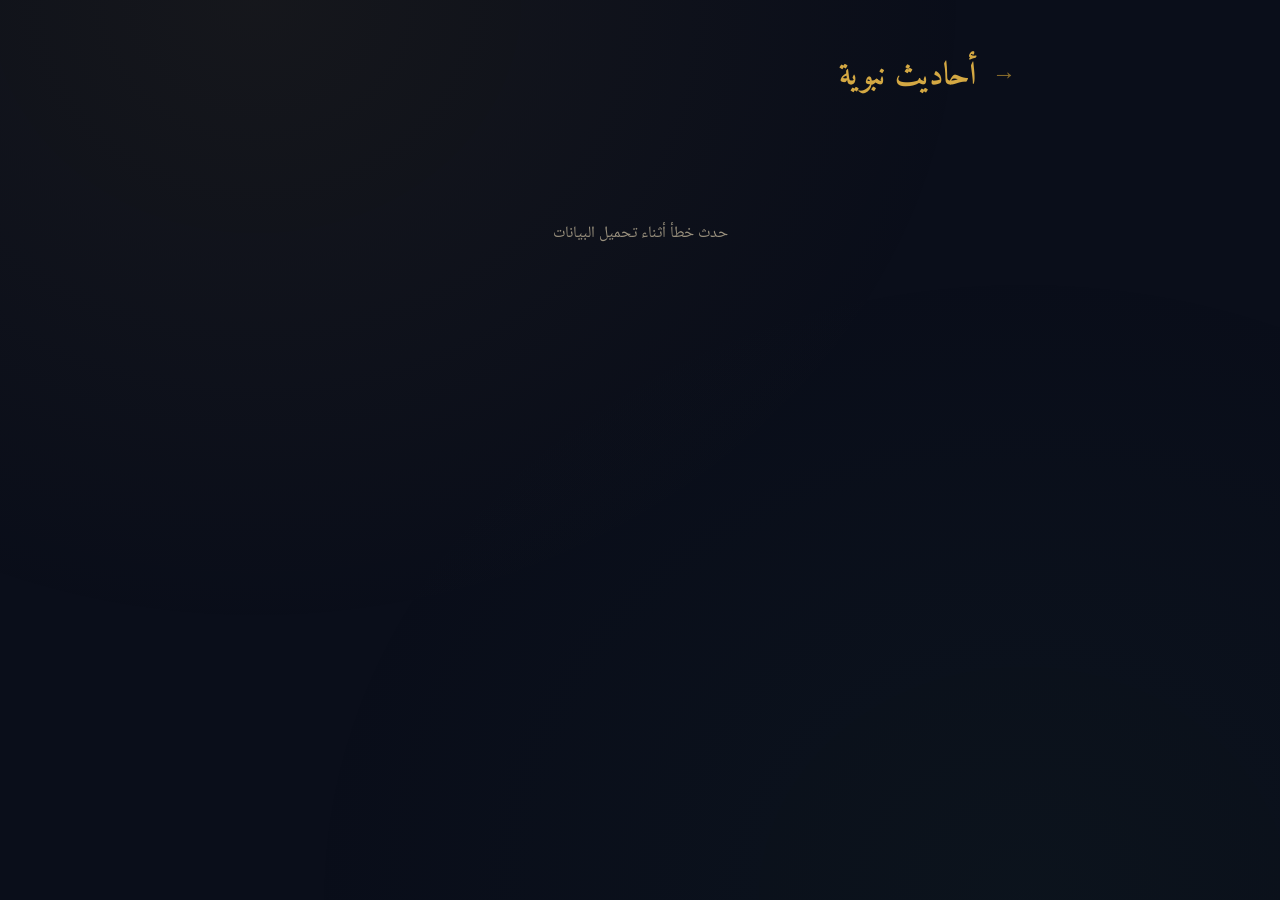
<file: src/ahadith.html>
<!DOCTYPE html>
<html lang="ar" dir="rtl">
<head>
    <meta charset="UTF-8">
    <meta name="viewport" content="width=device-width, initial-scale=1.0">
    <title>أحاديث نبوية — نور</title>
    <link rel="preconnect" href="https://fonts.googleapis.com">
    <link href="https://fonts.googleapis.com/css2?family=Amiri:wght@400;700&family=Noto+Naskh+Arabic:wght@400;500;600;700&display=swap" rel="stylesheet">
    <link rel="stylesheet" href="../design sys/style.css">
</head>
<body>

    <div class="container">
        <header>
            <a href="index.html" class="back-link">→</a>
            <h1>أحاديث نبوية</h1>
        </header>

        <div class="filters" id="filters"></div>

        <div id="hadith-container">
            <div class="loading">
                <div class="spinner"></div>
                <div>جارٍ التحميل...</div>
            </div>
        </div>
    </div>

    <script>
        const DATA_URL = 'https://raw.githubusercontent.com/Gameman2012/athkar/main/data/ahadith.json';
        const CACHE_KEY = 'ahadith_cache';
        const CACHE_TTL = 24 * 60 * 60 * 1000;

        let allAhadith = [];
        let activeTag = 'الكل';

        function getCached() {
            try {
                const c = JSON.parse(localStorage.getItem(CACHE_KEY));
                if (c && Date.now() - c.ts < CACHE_TTL) return c.data;
            } catch {}
            return null;
        }

        function setCache(data) {
            try { localStorage.setItem(CACHE_KEY, JSON.stringify({ ts: Date.now(), data })); } catch {}
        }

        async function loadAhadith() {
            const cached = getCached();
            if (cached) {
                allAhadith = cached.ahadith;
                renderFilters(cached.tags);
                renderAhadith(allAhadith);
                return;
            }
            try {
                const res = await fetch(DATA_URL);
                const data = await res.json();
                setCache(data);
                allAhadith = data.ahadith;
                renderFilters(data.tags);
                renderAhadith(allAhadith);
            } catch (err) {
                document.getElementById('hadith-container').innerHTML =
                    '<div class="empty-state">حدث خطأ أثناء تحميل البيانات</div>';
            }
        }

        function renderFilters(tags) {
            const container = document.getElementById('filters');
            const allBtn = document.createElement('button');
            allBtn.className = 'filter-btn active';
            allBtn.textContent = 'الكل';
            allBtn.onclick = () => filterByTag('الكل');
            container.appendChild(allBtn);

            tags.forEach(tag => {
                const btn = document.createElement('button');
                btn.className = 'filter-btn';
                btn.textContent = tag;
                btn.onclick = () => filterByTag(tag);
                container.appendChild(btn);
            });
        }

        function filterByTag(tag) {
            activeTag = tag;
            document.querySelectorAll('.filter-btn').forEach(btn => {
                btn.classList.toggle('active', btn.textContent === tag);
            });

            if (tag === 'الكل') {
                renderAhadith(allAhadith);
            } else {
                const filtered = allAhadith.filter(h => h.tags.includes(tag));
                renderAhadith(filtered);
            }
        }

        function renderAhadith(ahadith) {
            const container = document.getElementById('hadith-container');

            if (ahadith.length === 0) {
                container.innerHTML = '<div class="empty-state">لا أحاديث في هذا التصنيف</div>';
                return;
            }

            container.innerHTML = '<div class="hadith-list">' + ahadith.map(h => `
                <div class="hadith-card">
                    <div class="hadith-text">${h.text}</div>
                    <div class="hadith-meta">
                        <span class="hadith-source">${h.source}</span>
                        <span class="hadith-narrator">${h.narrator}</span>
                        <span class="hadith-grade ${h.grade}">${h.grade}</span>
                    </div>
                    <div class="hadith-tags">
                        ${h.tags.map(t => `<span class="hadith-tag">${t}</span>`).join('')}
                    </div>
                </div>
            `).join('') + '</div>';
        }

        loadAhadith();
    </script>

</body>
</html>
</file>
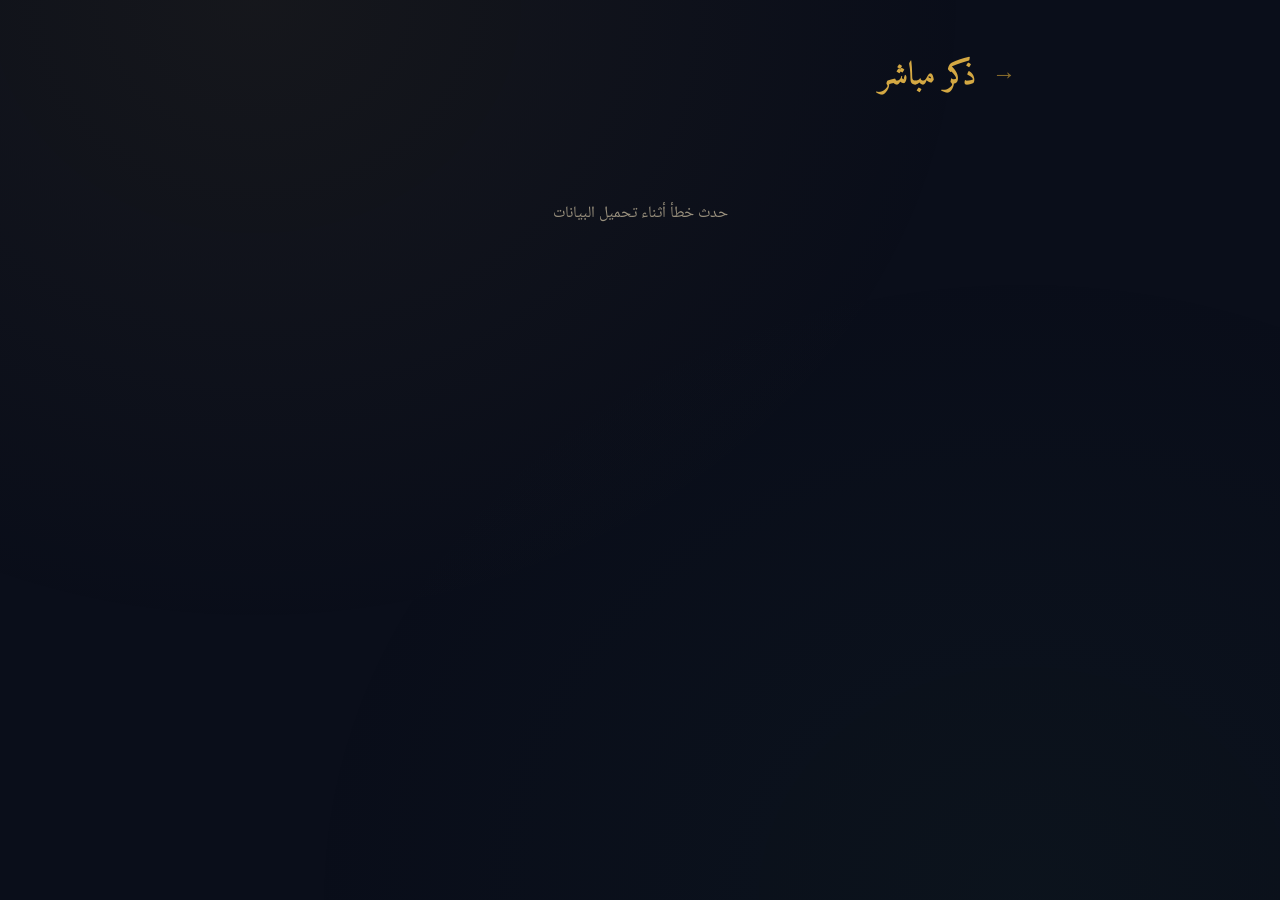
<file: src/dhikr.html>
<!DOCTYPE html>
<html lang="ar" dir="rtl">
<head>
    <meta charset="UTF-8">
    <meta name="viewport" content="width=device-width, initial-scale=1.0">
    <title>ذكر مباشر — نور</title>
    <link rel="preconnect" href="https://fonts.googleapis.com">
    <link href="https://fonts.googleapis.com/css2?family=Amiri:wght@400;700&family=Noto+Naskh+Arabic:wght@400;500;600;700&display=swap" rel="stylesheet">
    <link rel="stylesheet" href="../design sys/style.css">
</head>
<body>

    <div class="container">
        <header>
            <a href="index.html" class="back-link">→</a>
            <h1>ذكر مباشر</h1>
        </header>

<div id="dhikr-container">
            <div class="loading">
                <div class="spinner"></div>
                <div>جارٍ التحميل...</div>
            </div>
        </div>
    </div>

    <script>
        const DATA_URL = 'https://raw.githubusercontent.com/Gameman2012/athkar/main/data/adhkar.json';
        const GEO_URL = 'https://ipwho.is/';
        const PRAYER_BASE = 'https://api.aladhan.com/v1/timingsByCity';
        const METHOD = 2;

        let allAdhkar = [];

        function timeToMin(t) {
            const [h, m] = t.split(':').map(Number);
            return h * 60 + m;
        }

        function isWithin(minutes, now, after) {
            return now >= minutes && now <= minutes + 30;
        }

        async function getPrayerTimings() {
            let city = 'Cairo', country = 'Egypt';
            try {
                const geo = await fetch(GEO_URL);
                const geoData = await geo.json();
                if (geoData.success && geoData.city && geoData.country) {
                    city = geoData.city;
                    country = geoData.country;
                }
            } catch {}
            const url = `${PRAYER_BASE}?city=${encodeURIComponent(city)}&country=${encodeURIComponent(country)}&method=${METHOD}`;
            const res = await fetch(url);
            const data = await res.json();
            return data.data.timings;
        }

        async function getTag() {
            try {
                const t = await getPrayerTimings();
                const now = new Date();
                const mins = now.getHours() * 60 + now.getMinutes();

                const prayers = ['Fajr', 'Dhuhr', 'Asr', 'Maghrib', 'Isha'];
                for (const p of prayers) {
                    if (isWithin(timeToMin(t[p]), mins)) return 'صلاة';
                }

                const fajr = timeToMin(t.Fajr);
                const dhuhr = timeToMin(t.Dhuhr);
                const isha = timeToMin(t.Isha);

                if (fajr < dhuhr) {
                    if (mins >= fajr && mins < dhuhr) return 'صباح';
                } else {
                    if (mins >= fajr || mins < dhuhr) return 'صباح';
                }

                if (isha > fajr) {
                    if (mins >= isha || mins < fajr) return 'مساء';
                } else {
                    if (mins >= isha && mins < fajr) return 'مساء';
                }

                return 'عادات';
            } catch {
                const h = new Date().getHours();
                if (h >= 5 && h < 12) return 'صباح';
                if (h >= 18 || h < 5) return 'مساء';
                return 'عادات';
            }
        }

        async function loadAdhkar() {
            try {
                const [adhkarRes, tag] = await Promise.all([
                    fetch(DATA_URL),
                    getTag()
                ]);
                const data = await adhkarRes.json();
                allAdhkar = data.adhkar;
                const filtered = allAdhkar.filter(d => d.tags.includes(tag));
                renderAdhkar(filtered, tag);
            } catch (err) {
                document.getElementById('dhikr-container').innerHTML =
                    '<div class="empty-state">حدث خطأ أثناء تحميل البيانات</div>';
            }
        }

        function renderAdhkar(adhkar, tag) {
            const container = document.getElementById('dhikr-container');
            const tagLabel = { 'صلاة': 'وقت الصلاة', 'صباح': 'أذكار الصباح', 'مساء': 'أذكار المساء', 'عادات': 'أذكار عامة' };
            const header = tagLabel[tag] || tag;

            if (adhkar.length === 0) {
                container.innerHTML = '<div class="empty-state">لا أذكار في هذا التصنيف</div>';
                return;
            }

            container.innerHTML = `<div class="period-label">${header}</div><div class="dhikr-list">` + adhkar.map(d => `
                <div class="dhikr-card">
                    <div class="dhikr-text">${d.text}</div>
                    <div class="dhikr-meta">
                        <span class="dhikr-count">التكرار: ${d.count}</span>
                        <span class="dhikr-source">${d.source}</span>
                    </div>
                    ${d.footer ? `<div class="dhikr-footer">${d.footer}</div>` : ''}
                </div>
            `).join('') + '</div>';
        }

        loadAdhkar();
    </script>

</body>
</html>
</file>
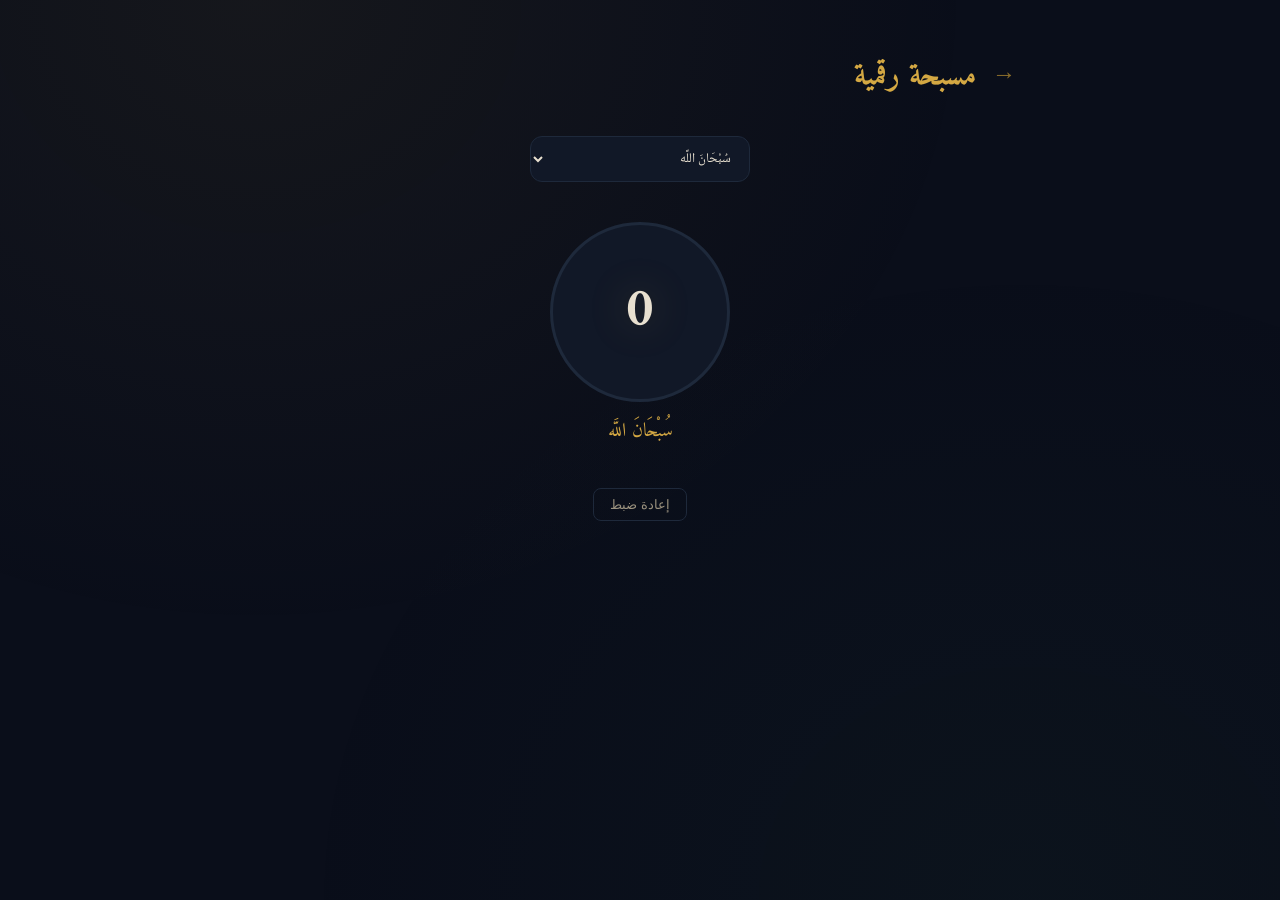
<file: src/misbaha.html>
<!DOCTYPE html>
<html lang="ar" dir="rtl">
<head>
    <meta charset="UTF-8">
    <meta name="viewport" content="width=device-width, initial-scale=1.0, user-scalable=no">
    <title>مسبحة رقمية — نور</title>
    <meta name="description" content="مسبحة رقمية — عدّاد ذكر مع صوت نقر وحفظ تلقائي">
    <meta property="og:title" content="مسبحة رقمية — نور">
    <meta property="og:description" content="مسبحة رقمية — عدّاد ذكر مع صوت نقر وحفظ تلقائي">
    <meta property="og:type" content="website">
    <link rel="preconnect" href="https://fonts.googleapis.com">
    <link href="https://fonts.googleapis.com/css2?family=Amiri:wght@400;700&family=Noto+Naskh+Arabic:wght@400;500;600;700&display=swap" rel="stylesheet">
    <link rel="stylesheet" href="../design sys/style.css">
</head>
<body>

    <div class="container">
        <header>
            <a href="index.html" class="back-link">→</a>
            <h1>مسبحة رقمية</h1>
        </header>

        <div class="dhikr-select-wrap">
            <select class="dhikr-select" id="dhikrSelect">
                <option value="سُبْحَانَ اللَّه">سُبْحَانَ اللَّه</option>
                <option value="الْحَمْدُ لِلَّه">الْحَمْدُ لِلَّه</option>
                <option value="اللَّهُ أَكْبَر">اللَّهُ أَكْبَر</option>
                <option value="لَا إِلَهَ إِلَّا اللَّه">لَا إِلَهَ إِلَّا اللَّه</option>
                <option value="أَسْتَغْفِرُ اللَّه">أَسْتَغْفِرُ اللَّه</option>
                <option value="لَا حَوْلَ وَلَا قُوَّةَ إِلَّا بِاللَّه">لَا حَوْلَ وَلَا قُوَّةَ إِلَّا بِاللَّه</option>
                <option value="سُبْحَانَ اللَّه وَبِحَمْدِهِ">سُبْحَانَ اللَّه وَبِحَمْدِهِ</option>
                <option value="سُبْحَانَ اللَّه الْعَظِيم">سُبْحَانَ اللَّه الْعَظِيم</option>
            </select>
        </div>

        <div class="counter-area" id="counterArea">
            <div class="circle" id="circle">
                <span class="counter-num" id="counterNum">0</span>
            </div>
            <div class="dhikr-label" id="dhikrLabel">سُبْحَانَ اللَّه</div>
        </div>

        <div class="controls">
            <button class="reset-btn" id="resetBtn">إعادة ضبط</button>
        </div>
    </div>

    <script>
        const STORAGE_KEY_COUNT = 'misbaha_count';
        const STORAGE_KEY_DHIKR = 'misbaha_dhikr';

        const counterNum = document.getElementById('counterNum');
        const circle = document.getElementById('circle');
        const counterArea = document.getElementById('counterArea');
        const dhikrSelect = document.getElementById('dhikrSelect');
        const dhikrLabel = document.getElementById('dhikrLabel');
        const resetBtn = document.getElementById('resetBtn');

        let count = parseInt(localStorage.getItem(STORAGE_KEY_COUNT)) || 0;
        let audioCtx = null;

        function render() {
            counterNum.textContent = count;
        }

        function getAudioCtx() {
            if (!audioCtx) {
                audioCtx = new (window.AudioContext || window.webkitAudioContext)();
            }
            return audioCtx;
        }

        function playClick() {
            try {
                const ctx = getAudioCtx();
                if (ctx.state === 'suspended') ctx.resume();
                const osc = ctx.createOscillator();
                const gain = ctx.createGain();
                osc.connect(gain);
                gain.connect(ctx.destination);
                osc.frequency.value = 800;
                osc.type = 'sine';
                gain.gain.setValueAtTime(0.15, ctx.currentTime);
                gain.gain.exponentialRampToValueAtTime(0.001, ctx.currentTime + 0.06);
                osc.start(ctx.currentTime);
                osc.stop(ctx.currentTime + 0.06);
            } catch {}
        }

        function vibrate() {
            if (navigator.vibrate) navigator.vibrate(10);
        }

        function increment() {
            count++;
            render();
            localStorage.setItem(STORAGE_KEY_COUNT, count);
            playClick();
            vibrate();

            counterNum.classList.remove('bump');
            circle.classList.remove('pulse');
            void counterNum.offsetWidth;
            void circle.offsetWidth;
            counterNum.classList.add('bump');
            circle.classList.add('pulse');
        }

        function reset() {
            count = 0;
            render();
            localStorage.setItem(STORAGE_KEY_COUNT, count);
        }

        counterArea.addEventListener('click', (e) => {
            e.preventDefault();
            increment();
        });

        resetBtn.addEventListener('click', () => {
            if (count === 0) return;
            reset();
        });

        resetBtn.addEventListener('dblclick', () => {
            reset();
        });

        dhikrSelect.addEventListener('change', () => {
            const val = dhikrSelect.value;
            dhikrLabel.textContent = val;
            localStorage.setItem(STORAGE_KEY_DHIKR, val);
        });

        // Restore saved state
        const savedDhikr = localStorage.getItem(STORAGE_KEY_DHIKR);
        if (savedDhikr) {
            dhikrSelect.value = savedDhikr;
            dhikrLabel.textContent = savedDhikr;
        }

        render();
    </script>

</body>
</html>
</file>
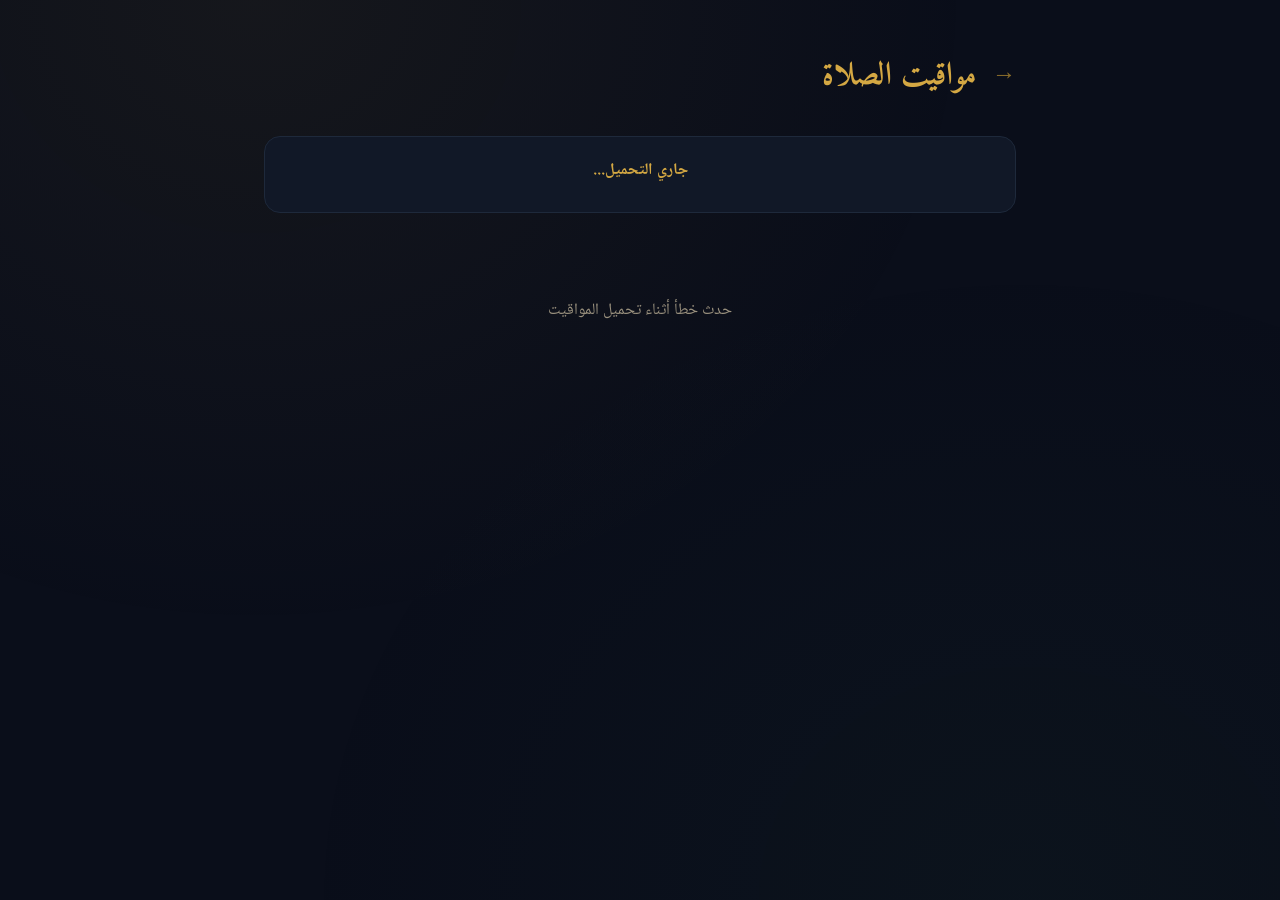
<file: src/salah.html>
<!DOCTYPE html>
<html lang="ar" dir="rtl">
<head>
    <meta charset="UTF-8">
    <meta name="viewport" content="width=device-width, initial-scale=1.0">
    <title>مواقيت الصلاة — نور</title>
    <meta name="description" content="مواقيت الصلاة اليومية حسب موقعك — الفجر والظهر والعصر والمغرب والعشاء">
    <meta property="og:title" content="مواقيت الصلاة — نور">
    <meta property="og:description" content="مواقيت الصلاة اليومية حسب موقعك">
    <meta property="og:type" content="website">
    <link rel="preconnect" href="https://fonts.googleapis.com">
    <link href="https://fonts.googleapis.com/css2?family=Amiri:wght@400;700&family=Noto+Naskh+Arabic:wght@400;500;600;700&display=swap" rel="stylesheet">
    <link rel="stylesheet" href="../design sys/style.css">
</head>
<body>

    <div class="container">
        <header>
            <a href="index.html" class="back-link">→</a>
            <h1>مواقيت الصلاة</h1>
        </header>

        <div class="date-card" id="dateCard">
            <div class="day-name" id="dayName">جاري التحميل...</div>
            <div class="hijri-date" id="hijriDate"></div>
            <div class="gregorian-date" id="gregorianDate"></div>
            <div class="location-info" id="locationInfo"></div>
        </div>

        <div id="prayer-container">
            <div class="loading">
                <div class="spinner"></div>
                <div>جارٍ تحميل المواقيت...</div>
            </div>
        </div>
    </div>

    <script>
        const GEO_URL = 'https://ipwho.is/';
        const API_BASE = 'https://api.aladhan.com/v1/timingsByCity';
        const METHOD = 2;

        const PRAYER_NAMES = {
            'Fajr': 'الفجر',
            'Sunrise': 'الشروق',
            'Dhuhr': 'الظهر',
            'Asr': 'العصر',
            'Maghrib': 'المغرب',
            'Isha': 'العشاء'
        };

        function format12(t) {
            if (!t) return '—';
            const [h, m] = t.split(':').map(Number);
            const ampm = h >= 12 ? 'م' : 'ص';
            const hour = h % 12 || 12;
            return `${hour}:${String(m).padStart(2, '0')} ${ampm}`;
        }

        function timeToMin(t) {
            const [h, m] = t.split(':').map(Number);
            return h * 60 + m;
        }

        function calculateLastThird(maghrib, fajr) {
            if (!maghrib || !fajr) return null;
            const [mh, mm] = maghrib.split(':').map(Number);
            const [fh, fm] = fajr.split(':').map(Number);
            let maghribMin = mh * 60 + mm;
            let fajrMin = fh * 60 + fm;
            if (fajrMin <= maghribMin) fajrMin += 24 * 60;
            const nightDuration = fajrMin - maghribMin;
            const lastThirdStart = maghribMin + (2 / 3) * nightDuration;
            const totalMinutes = Math.round(lastThirdStart) % (24 * 60);
            const h = Math.floor(totalMinutes / 60);
            const m = totalMinutes % 60;
            return `${String(h).padStart(2, '0')}:${String(m).padStart(2, '0')}`;
        }

        function getCurrentPrayer(timings) {
            const now = new Date();
            const mins = now.getHours() * 60 + now.getMinutes();
            const prayers = ['Fajr', 'Dhuhr', 'Asr', 'Maghrib', 'Isha'];

            for (let i = prayers.length - 1; i >= 0; i--) {
                if (mins >= timeToMin(timings[prayers[i]])) {
                    return prayers[i];
                }
            }
            return 'Isha';
        }

        async function loadPrayerTimes() {
            try {
                let city = 'Cairo', country = 'Egypt';
                try {
                    const geo = await fetch(GEO_URL);
                    const geoData = await geo.json();
                    if (geoData.success && geoData.city && geoData.country) {
                        city = geoData.city;
                        country = geoData.country;
                    }
                } catch {}

                const url = `${API_BASE}?city=${encodeURIComponent(city)}&country=${encodeURIComponent(country)}&method=${METHOD}`;
                const res = await fetch(url);
                const data = await res.json();
                const timings = data.data.timings;
                const hijri = data.data.date.hijri;
                const gregorian = data.data.date.gregorian;

                document.getElementById('dayName').textContent = 'يوم ' + hijri.weekday.ar;
                document.getElementById('hijriDate').textContent = `${hijri.day} ${hijri.month.ar} ${hijri.year} هـ`;
                document.getElementById('gregorianDate').textContent = gregorian.date + ' م';
                document.getElementById('locationInfo').textContent = `${city} — ${country}`;

                timings['LastThird'] = calculateLastThird(timings['Maghrib'], timings['Fajr']);

                const current = getCurrentPrayer(timings);
                const prayers = ['Fajr', 'Sunrise', 'Dhuhr', 'Asr', 'Maghrib', 'Isha', 'LastThird'];

                let html = '<div class="prayer-card">';
                prayers.forEach(p => {
                    const isCurrent = p === current;
                    const isSunrise = p === 'Sunrise';
                    const isLastThird = p === 'LastThird';
                    const label = isLastThird ? 'الثلث الأخير' : PRAYER_NAMES[p];
                    const cls = isCurrent ? 'prayer-row current' : isSunrise ? 'prayer-row sunrise' : 'prayer-row';
                    const time = isLastThird ? format12(timings[p]) : format12(timings[p]);

                    if (isLastThird) {
                        html += `<div class="prayer-row" style="border-top: 1px solid var(--border); opacity: 0.7;">
                            <span class="prayer-name" style="font-size: 1rem;">${label}</span>
                            <span class="prayer-time" style="font-size: 0.95rem;">${time}</span>
                        </div>`;
                    } else {
                        html += `<div class="${cls}">
                            <span class="prayer-name">${label}</span>
                            <span class="prayer-time">${time}</span>
                        </div>`;
                    }
                });
                html += '</div>';

                document.getElementById('prayer-container').innerHTML = html;
            } catch (err) {
                document.getElementById('prayer-container').innerHTML =
                    '<div class="empty-state">حدث خطأ أثناء تحميل المواقيت</div>';
            }
        }

        loadPrayerTimes();
        setInterval(loadPrayerTimes, 3600000);
    </script>

</body>
</html>
</file>
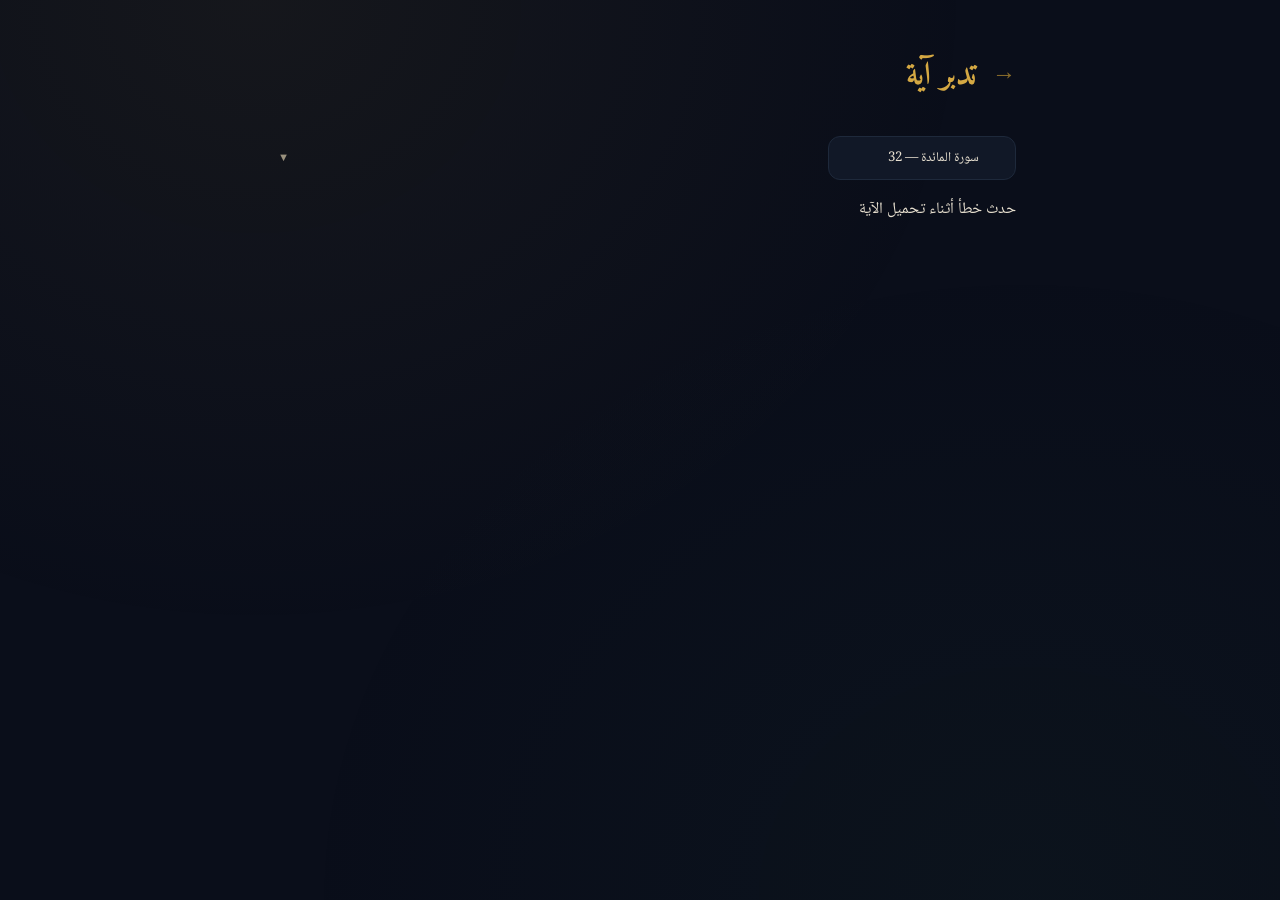
<file: src/tafsir.html>
<!DOCTYPE html>
<html lang="ar" dir="rtl">
<head>
    <meta charset="UTF-8">
    <meta name="viewport" content="width=device-width, initial-scale=1.0">
    <title>تدبر آية — نور</title>
    <meta name="description" content="تدبر آية قرآنية يومية مع تفسير الجلالين">
    <meta property="og:title" content="تدبر آية — نور">
    <meta property="og:description" content="تدبر آية قرآنية يومية مع تفسير الجلالين">
    <meta property="og:type" content="website">
    <link rel="preconnect" href="https://fonts.googleapis.com">
    <link href="https://fonts.googleapis.com/css2?family=Amiri:wght@400;700&family=Noto+Naskh+Arabic:wght@400;500;600;700&display=swap" rel="stylesheet">
    <link rel="stylesheet" href="../design sys/style.css">
</head>
<body>

    <div class="container">
        <header>
            <a href="index.html" class="back-link">→</a>
            <h1>تدبر آية</h1>
        </header>

        <div class="dropdown" style="margin-bottom:16px">
            <select id="ayahSelect" onchange="loadAyah(parseInt(this.value))"></select>
        </div>

        <div id="content">
            <div class="loading">
                <div class="spinner"></div>
                <div>جارٍ تحميل الآية...</div>
            </div>
        </div>
    </div>

    <script>
        const AYAHS = [
            { ref: 'سورة البقرة — 255', key: '2:255', noBismillah: true },
            { ref: 'سورة البقرة — 286', key: '2:286', noBismillah: true },
            { ref: 'سورة آل عمران — 185', key: '3:185', noBismillah: true },
            { ref: 'سورة آل عمران — 190-191', key: '3:190', noBismillah: true },
            { ref: 'سورة النساء — 85', key: '4:85', noBismillah: true },
            { ref: 'سورة المائدة — 32', key: '5:32', noBismillah: true },
            { ref: 'سورة يوسف — 101', key: '12:101', noBismillah: true },
            { ref: 'سورة الإسراء — 23', key: '17:23', noBismillah: true },
            { ref: 'سورة الإسراء — 82', key: '17:82', noBismillah: true },
            { ref: 'سورة الكهف — 110', key: '18:110', noBismillah: true },
            { ref: 'سورة مريم — 16', key: '19:16', noBismillah: false },
            { ref: 'سورة طه — 14', key: '20:14', noBismillah: false },
            { ref: 'سورة الأنبياء — 30', key: '21:30', noBismillah: false },
            { ref: 'سورة المؤمنون — 1-11', key: '23:1', noBismillah: false },
            { ref: 'سورة النور — 35', key: '24:35', noBismillah: false },
            { ref: 'سورة الفرقان — 1', key: '25:1', noBismillah: false },
            { ref: 'سورة الشعراء — 80-82', key: '26:80', noBismillah: false },
            { ref: 'سورة العنكبوت — 69', key: '29:69', noBismillah: false },
            { ref: 'سورة الروم — 30', key: '30:30', noBismillah: false },
            { ref: 'سورة لقمان — 17', key: '31:17', noBismillah: false },
            { ref: 'سورة السجدة — 9', key: '32:9', noBismillah: false },
            { ref: 'سورة الأحزاب — 41', key: '33:41', noBismillah: false },
            { ref: 'سورة ص — 26-28', key: '38:26', noBismillah: false },
            { ref: 'سورة الزمر — 53', key: '39:53', noBismillah: false },
            { ref: 'سورة الشورى — 11', key: '42:11', noBismillah: false },
            { ref: 'سورة الجاثية — 13-14', key: '45:13', noBismillah: false },
            { ref: 'سورة الحشر — 24', key: '59:24', noBismillah: false },
            { ref: 'سورة الممتحنة — 8', key: '60:8', noBismillah: false },
            { ref: 'سورة الملك — 1-3', key: '67:1', noBismillah: false },
            { ref: 'سورة الإخلاص — 1-3', key: '112:1', noBismillah: false },
        ];

        const API = 'https://api.alquran.cloud/v1/ayah';

        const content = document.getElementById('content');
        const ayahSelect = document.getElementById('ayahSelect');
        let currentAudio = null;
        let playingBtn = null;

        // populate dropdown
        AYAHS.forEach((a,i)=>{
            const opt=document.createElement('option');
            opt.value=i;
            opt.textContent=a.ref;
            ayahSelect.appendChild(opt);
        });

        function getRandomIndex() {
            return Math.floor(Math.random() * AYAHS.length);
        }

        function createRef(key) {
            const [surah, ayah] = key.split(':');
            const surahNames = {
                '2': 'البقرة', '3': 'آل عمران', '4': 'النساء', '5': 'المائدة',
                '12': 'يوسف', '17': 'الإسراء', '18': 'الكهف', '19': 'مريم',
                '20': 'طه', '21': 'الأنبياء', '23': 'المؤمنون', '24': 'النور',
                '25': 'الفرقان', '26': 'الشعراء', '29': 'العنكبوت', '30': 'الروم',
                '31': 'لقمان', '32': 'السجدة', '33': 'الأحزاب', '38': 'ص',
                '39': 'زمر', '42': 'الشورى', '45': 'الجاثية', '59': 'الحشر',
                '60': 'الممتحنة', '67': 'الملك', '112': 'الإخلاص'
            };
            return `سورة ${surahNames[surah] || surah} — ${ayah}`;
        }

        async function loadAyah(index) {
            const ayah = AYAHS[index];
            ayahSelect.value = index;
            content.innerHTML = '<div class="loading"><div class="spinner"></div><div>جارٍ تحميل الآية...</div></div>';

            try {
                const [textRes, tafsirRes] = await Promise.all([
                    fetch(`${API}/${ayah.key}/ar.alafasy`),
                    fetch(`${API}/${ayah.key}/ar.jalalayn`)
                ]);

                const textData = await textRes.json();
                const tafsirData = await tafsirRes.json();

                if (textData.code !== 200 || tafsirData.code !== 200) {
                    throw new Error('API error');
                }

                const text = textData.data;
                const tafsir = tafsirData.data;

                const refText = ayah.ref || createRef(ayah.key);

                let html = `
                    <div class="ayah-card">
                        <div class="ayah-ref">${refText}</div>
                        <div class="ayah-text">${text.text}</div>
                        <div class="ayah-actions">
                            <button class="action-btn" id="playBtn">
                                &#9654; استمع
                            </button>
                        </div>
                    </div>

                    <div class="tafsir-card">
                        <div class="tafsir-title">تفسير الجلالين</div>
                        <div class="tafsir-text">${tafsir.text}</div>
                    </div>

                    <div class="new-ayah-wrap">
                        <button class="new-ayah-btn" onclick="randomAyah()">آية أخرى</button>
                    </div>
                `;

                content.innerHTML = html;

                const playBtn = document.getElementById('playBtn');
                playBtn.addEventListener('click', () => toggleAudio(text.audio, playBtn));
            } catch (err) {
                content.innerHTML = '<div class="error-state">حدث خطأ أثناء تحميل الآية</div>';
            }
        }

        function toggleAudio(url, btn) {
            if (currentAudio) {
                currentAudio.pause();
                currentAudio = null;
                if (playingBtn) {
                    playingBtn.innerHTML = '&#9654; استمع';
                    playingBtn.classList.remove('playing');
                }
                if (playingBtn === btn) {
                    playingBtn = null;
                    return;
                }
            }

            currentAudio = new Audio(url);
            currentAudio.play();
            btn.innerHTML = '&#9646;&#9646; إيقاف';
            btn.classList.add('playing');
            playingBtn = btn;

            currentAudio.onended = () => {
                btn.innerHTML = '&#9654; استمع';
                btn.classList.remove('playing');
                currentAudio = null;
                playingBtn = null;
            };
        }

        function randomAyah() {
            loadAyah(getRandomIndex());
        }

        // Load random ayah on each visit
        loadAyah(getRandomIndex());
    </script>

</body>
</html>
</file>
<file: design sys/style.css>
/* ============================================
   نور — Design System
   Shared Stylesheet
   ============================================ */

/* ========== RESET ========== */
*, *::before, *::after {
    margin: 0;
    padding: 0;
    box-sizing: border-box;
}

/* ========== CSS VARIABLES ========== */
:root {
    /* Backgrounds */
    --bg-primary: #0a0e1a;
    --bg-card: #111827;
    --bg-card-hover: #1a2332;

    /* Gold (Brand) */
    --gold: #d4a843;
    --gold-light: #f0d48a;
    --gold-dim: #8a6d2b;

    /* Text */
    --text-primary: #e8e0d0;
    --text-secondary: #9a917e;

    /* Border */
    --border: #1e293b;

    /* Green (Accent) */
    --green: #2d6a4f;
    --green-light: #40916c;

    /* Semantic */
    --weak: #e57373;
    --weak-bg: rgba(180, 60, 60, 0.1);

    /* Spacing */
    --space-xs: 4px;
    --space-sm: 8px;
    --space-md: 16px;
    --space-lg: 24px;
    --space-xl: 32px;
    --space-2xl: 48px;

    /* Radius */
    --radius-sm: 10px;
    --radius-md: 16px;
    --radius-lg: 20px;
    --radius-pill: 24px;
    --radius-full: 50%;

    /* Shadows */
    --shadow-card: 0 4px 24px rgba(0, 0, 0, 0.3);
    --shadow-hover: 0 12px 40px rgba(0, 0, 0, 0.3), 0 0 60px rgba(212, 168, 67, 0.05);
    --shadow-glow: 0 0 40px rgba(212, 168, 67, 0.2);
    --shadow-heavy: 0 20px 50px rgba(0, 0, 0, 0.7);
}

/* ========== BASE ========== */
body {
    font-family: 'Noto Naskh Arabic', serif;
    background: var(--bg-primary);
    color: var(--text-primary);
    min-height: 100vh;
    overflow-x: hidden;
}

body::before {
    content: '';
    position: fixed;
    top: 0;
    left: 0;
    width: 100%;
    height: 100%;
    background:
        radial-gradient(ellipse at 20% 0%, rgba(212, 168, 67, 0.06) 0%, transparent 50%),
        radial-gradient(ellipse at 80% 100%, rgba(45, 106, 79, 0.06) 0%, transparent 50%);
    pointer-events: none;
    z-index: 0;
}

/* ========== LAYOUT ========== */
.container {
    max-width: 800px;
    margin: 0 auto;
    padding: 0 24px;
    position: relative;
    z-index: 1;
}

.container-wide {
    max-width: 960px;
    margin: 0 auto;
    padding: 0 24px;
    position: relative;
    z-index: 1;
}

.container-narrow {
    max-width: 600px;
    margin: 0 auto;
    padding: 0 24px;
    position: relative;
    z-index: 1;
}

/* ========== HEADER ========== */
header {
    padding: 48px 0 32px;
    display: flex;
    align-items: center;
    gap: 16px;
}

header h1 {
    font-family: 'Amiri', serif;
    font-size: 2rem;
    font-weight: 700;
    color: var(--gold);
    flex: 1;
}

.back-link {
    color: var(--gold-dim);
    text-decoration: none;
    font-size: 1.5rem;
    transition: color 0.3s;
}

.back-link:hover {
    color: var(--gold);
}

/* ========== CARDS ========== */
.card {
    background: var(--bg-card);
    border: 1px solid var(--border);
    border-radius: var(--radius-md);
    padding: 40px 32px;
    text-align: center;
    transition: all 0.4s ease;
    position: relative;
    overflow: hidden;
    display: flex;
    flex-direction: column;
    align-items: center;
    gap: 16px;
}

.card::before {
    content: '';
    position: absolute;
    top: 0;
    left: 20%;
    width: 60%;
    height: 2px;
    background: linear-gradient(90deg, transparent, var(--gold-dim), transparent);
    opacity: 0;
    transition: opacity 0.4s ease;
}

.card:hover {
    background: var(--bg-card-hover);
    border-color: var(--gold-dim);
    transform: translateY(-4px);
    box-shadow: var(--shadow-hover);
}

.card:hover::before {
    opacity: 1;
}

.card-icon {
    width: 64px;
    height: 64px;
    border-radius: var(--radius-full);
    background: rgba(212, 168, 67, 0.08);
    border: 1px solid rgba(212, 168, 67, 0.15);
    font-size: 1.8rem;
    display: flex;
    align-items: center;
    justify-content: center;
    transition: all 0.4s ease;
}

.card:hover .card-icon {
    background: rgba(212, 168, 67, 0.15);
    border-color: var(--gold-dim);
    transform: scale(1.05);
}

.card-title {
    font-family: 'Amiri', serif;
    font-size: 1.4rem;
    font-weight: 700;
    color: var(--gold);
}

.card-desc {
    font-size: 0.9rem;
    color: var(--text-secondary);
    line-height: 1.8;
}

.card-full {
    grid-column: 1 / -1;
    max-width: 468px;
    justify-self: center;
}

/* Cards Grid */
.cards {
    display: grid;
    grid-template-columns: repeat(2, 1fr);
    gap: 16px;
    margin-bottom: 32px;
}

/* ========== DHIKR / HADITH CARD ========== */
.dhikr-card {
    background: var(--bg-card);
    border: 1px solid var(--border);
    border-radius: var(--radius-md);
    padding: 28px 28px 20px;
    transition: all 0.3s;
}

.dhikr-card:hover {
    border-color: var(--gold-dim);
}

.dhikr-text {
    font-family: 'Amiri', serif;
    font-size: 1.3rem;
    line-height: 2.2;
    color: var(--text-primary);
    text-align: center;
    margin-bottom: 16px;
}

.dhikr-source {
    font-size: 0.8rem;
    color: var(--text-secondary);
    text-align: center;
}

.dhikr-footer {
    font-size: 0.85rem;
    color: var(--text-secondary);
    text-align: center;
    line-height: 1.8;
    margin-top: 12px;
}

.dhikr-tags {
    display: flex;
    gap: 8px;
    justify-content: center;
    margin-top: 12px;
    flex-wrap: wrap;
}

.dhikr-tag {
    background: var(--bg-card-hover);
    border: 1px solid var(--border);
    border-radius: 12px;
    padding: 4px 12px;
    font-size: 0.7rem;
    color: var(--text-secondary);
}

/* ========== HADITH SPECIFIC ========== */
.hadith-text {
    font-family: 'Amiri', serif;
    font-size: 1.3rem;
    line-height: 2.2;
    color: var(--text-primary);
    text-align: center;
    margin-bottom: 16px;
}

.hadith-source {
    font-size: 0.8rem;
    color: var(--text-secondary);
    text-align: center;
}

.hadith-grade {
    display: inline-block;
    padding: 4px 12px;
    border-radius: 12px;
    font-size: 0.7rem;
    margin-top: 8px;
}

.hadith-grade.صحيح {
    background: rgba(45, 106, 79, 0.2);
    color: var(--green-light);
}

.hadith-grade.حسن {
    background: rgba(212, 168, 67, 0.15);
    color: var(--gold);
}

.hadith-grade.ضعيف {
    background: var(--weak-bg);
    color: var(--weak);
}

/* ========== FILTER BUTTONS ========== */
.filter-bar {
    display: flex;
    gap: 8px;
    flex-wrap: wrap;
    margin-bottom: 24px;
}

.filter-btn {
    background: var(--bg-card);
    border: 1px solid var(--border);
    color: var(--text-secondary);
    padding: 8px 20px;
    border-radius: var(--radius-pill);
    font-family: 'Noto Naskh Arabic', serif;
    font-size: 0.9rem;
    cursor: pointer;
    transition: all 0.3s;
    white-space: nowrap;
}

.filter-btn:hover {
    border-color: var(--gold-dim);
    color: var(--text-primary);
}

.filter-btn.active {
    background: rgba(212, 168, 67, 0.12);
    border-color: var(--gold-dim);
    color: var(--gold);
}

/* ========== BUTTONS ========== */
.btn-primary {
    background: var(--gold);
    border: none;
    color: var(--bg-primary);
    padding: 10px 28px;
    border-radius: var(--radius-pill);
    font-family: 'Noto Naskh Arabic', serif;
    font-size: 0.95rem;
    font-weight: 600;
    cursor: pointer;
    transition: all 0.3s;
}

.btn-primary:hover {
    background: var(--gold-light);
}

.btn-secondary {
    background: none;
    border: 1px solid var(--border);
    color: var(--text-secondary);
    padding: 10px 28px;
    border-radius: var(--radius-pill);
    font-family: 'Noto Naskh Arabic', serif;
    font-size: 0.95rem;
    cursor: pointer;
    transition: all 0.3s;
}

.btn-secondary:hover {
    border-color: var(--gold-dim);
    color: var(--text-primary);
}

.btn-outline {
    background: transparent;
    color: var(--gold-dim);
    border: 1px solid var(--border);
    padding: 8px 20px;
    border-radius: var(--radius-sm);
    font-family: 'Noto Naskh Arabic', serif;
    font-size: 0.9rem;
    cursor: pointer;
    transition: all 0.3s;
}

.btn-outline:hover {
    border-color: var(--gold-dim);
    color: var(--gold);
}

.btn-outline:active {
    transform: scale(0.96);
}

.btn-circle {
    background: rgba(212, 168, 67, 0.08);
    border: 1px solid rgba(212, 168, 67, 0.2);
    color: var(--gold);
    width: 44px;
    height: 44px;
    border-radius: var(--radius-full);
    cursor: pointer;
    font-size: 1rem;
    display: flex;
    align-items: center;
    justify-content: center;
    transition: all 0.3s;
}

.btn-circle:hover {
    background: rgba(212, 168, 67, 0.15);
    border-color: var(--gold);
    transform: scale(1.05);
}

.btn-circle.active {
    background: var(--gold);
    color: var(--bg-primary);
    border-color: var(--gold);
}

/* Fixed position buttons (menu, pdf) */
.btn-fixed {
    position: fixed;
    top: 24px;
    background: var(--bg-card);
    border: 1px solid var(--border);
    color: var(--text-secondary);
    width: 44px;
    height: 44px;
    border-radius: var(--radius-full);
    cursor: pointer;
    font-size: 1rem;
    display: flex;
    align-items: center;
    justify-content: center;
    transition: all 0.3s;
    z-index: 50;
}

.btn-fixed:hover {
    border-color: var(--gold-dim);
    color: var(--gold);
}

.btn-fixed-left {
    left: 24px;
}

.btn-fixed-left-2 {
    left: 80px;
}

/* ========== LOADING ========== */
.loading {
    text-align: center;
    padding: 64px 0;
    color: var(--gold-dim);
    font-size: 1.1rem;
}

.spinner {
    display: inline-block;
    width: 32px;
    height: 32px;
    border: 3px solid var(--border);
    border-top-color: var(--gold-dim);
    border-radius: var(--radius-full);
    animation: spin 0.8s linear infinite;
    margin-bottom: 16px;
}

@keyframes spin {
    to { transform: rotate(360deg); }
}

.empty-state {
    text-align: center;
    padding: 64px 0;
    color: var(--text-secondary);
}

/* ========== SURAH HERO ========== */
.surah-hero {
    text-align: center;
    padding: 40px 24px;
    background: var(--bg-card);
    border: 1px solid var(--border);
    border-radius: var(--radius-lg);
    margin-bottom: 32px;
    position: relative;
    overflow: hidden;
}

.surah-hero::before {
    content: '';
    position: absolute;
    top: 0;
    left: 0;
    width: 100%;
    height: 100%;
    background: radial-gradient(ellipse at center, rgba(212, 168, 67, 0.06) 0%, transparent 70%);
    pointer-events: none;
}

.surah-hero-number {
    font-size: 0.85rem;
    color: var(--gold-dim);
    margin-bottom: 8px;
    position: relative;
}

.surah-hero-name {
    font-family: 'Amiri', serif;
    font-size: 2rem;
    color: var(--gold);
    margin-bottom: 6px;
    position: relative;
}

.surah-hero-meta {
    font-size: 0.85rem;
    color: var(--text-secondary);
    position: relative;
}

/* ========== AYAH LIST ========== */
.ayah-list {
    display: flex;
    flex-direction: column;
    gap: 0;
    margin-bottom: 80px;
}

.ayah-item {
    padding: 32px 0;
    border-bottom: 1px solid var(--border);
    display: flex;
    flex-direction: column;
    align-items: center;
    gap: 20px;
}

.ayah-text {
    font-family: 'Amiri', serif;
    font-size: 1.8rem;
    line-height: 2.6;
    color: var(--text-primary);
    text-align: center;
    max-width: 700px;
}

.ayah-bottom {
    display: flex;
    align-items: center;
    gap: 16px;
}

.ayah-num {
    font-family: 'Amiri', serif;
    font-size: 0.85rem;
    color: var(--gold);
    width: 44px;
    height: 44px;
    border-radius: var(--radius-full);
    border: 2px solid var(--gold-dim);
    display: flex;
    align-items: center;
    justify-content: center;
    position: relative;
}

.ayah-num::before {
    content: '';
    position: absolute;
    width: 52px;
    height: 52px;
    border-radius: var(--radius-full);
    border: 1px solid rgba(212, 168, 67, 0.15);
}

.ayah-play {
    background: rgba(212, 168, 67, 0.08);
    border: 1px solid rgba(212, 168, 67, 0.2);
    color: var(--gold);
    width: 44px;
    height: 44px;
    border-radius: var(--radius-full);
    cursor: pointer;
    font-size: 1rem;
    display: flex;
    align-items: center;
    justify-content: center;
    transition: all 0.3s;
}

.ayah-play:hover {
    background: rgba(212, 168, 67, 0.15);
    border-color: var(--gold);
    transform: scale(1.05);
}

.ayah-play.playing {
    background: var(--gold);
    color: var(--bg-primary);
    border-color: var(--gold);
}

/* Bismillah */
.bismillah {
    text-align: center;
    font-family: 'Amiri', serif;
    font-size: 1.6rem;
    color: var(--gold);
    padding: 32px 0;
    border-bottom: 1px solid var(--border);
}

/* ========== SURAH SEPARATOR ========== */
.surah-separator {
    text-align: center;
    padding: 40px 24px;
    margin: 8px 0;
    background: var(--bg-card);
    border: 1px solid var(--border);
    border-radius: var(--radius-md);
    position: relative;
}

.surah-separator::before {
    content: '';
    position: absolute;
    top: 0;
    left: 0;
    width: 100%;
    height: 100%;
    background: radial-gradient(ellipse at center, rgba(212, 168, 67, 0.04) 0%, transparent 70%);
    border-radius: var(--radius-md);
    pointer-events: none;
}

.surah-sep-name {
    font-family: 'Amiri', serif;
    font-size: 1.5rem;
    color: var(--gold);
    margin-bottom: 4px;
    position: relative;
}

.surah-sep-meta {
    font-size: 0.8rem;
    color: var(--text-secondary);
    position: relative;
}

/* ========== NAVIGATION PANEL ========== */
.nav-overlay {
    position: fixed;
    top: 0;
    left: 0;
    width: 100%;
    height: 100%;
    background: rgba(0, 0, 0, 0.6);
    z-index: 100;
    opacity: 0;
    visibility: hidden;
    transition: all 0.3s;
}

.nav-overlay.active {
    opacity: 1;
    visibility: visible;
}

.nav-panel {
    position: fixed;
    top: 0;
    right: -320px;
    width: 320px;
    height: 100%;
    background: var(--bg-card);
    border-left: 1px solid var(--border);
    z-index: 101;
    transition: right 0.3s ease;
    display: flex;
    flex-direction: column;
}

.nav-panel.active {
    right: 0;
}

.nav-header {
    padding: 24px;
    border-bottom: 1px solid var(--border);
    display: flex;
    align-items: center;
    justify-content: space-between;
}

.nav-header h2 {
    font-family: 'Amiri', serif;
    font-size: 1.3rem;
    color: var(--gold);
}

.nav-close {
    background: none;
    border: none;
    color: var(--text-secondary);
    font-size: 1.3rem;
    cursor: pointer;
    padding: 4px;
}

.nav-close:hover {
    color: var(--gold);
}

.nav-tabs {
    display: flex;
    border-bottom: 1px solid var(--border);
}

.nav-tab {
    flex: 1;
    padding: 12px;
    background: none;
    border: none;
    color: var(--text-secondary);
    cursor: pointer;
    font-family: 'Noto Naskh Arabic', serif;
    font-size: 0.9rem;
    transition: all 0.3s;
    border-bottom: 2px solid transparent;
}

.nav-tab:hover {
    color: var(--text-primary);
}

.nav-tab.active {
    color: var(--gold);
    border-bottom-color: var(--gold);
}

.nav-search {
    padding: 12px 24px;
    border-bottom: 1px solid var(--border);
}

.nav-search input {
    width: 100%;
    padding: 10px 14px;
    background: var(--bg-primary);
    border: 1px solid var(--border);
    border-radius: 8px;
    color: var(--text-primary);
    font-family: 'Noto Naskh Arabic', serif;
    font-size: 0.9rem;
    outline: none;
}

.nav-search input:focus {
    border-color: var(--gold-dim);
}

.nav-search input::placeholder {
    color: var(--text-secondary);
}

.nav-list {
    flex: 1;
    overflow-y: auto;
    padding: 8px 0;
}

.nav-item {
    padding: 12px 24px;
    cursor: pointer;
    transition: all 0.2s;
    display: flex;
    align-items: center;
    gap: 12px;
}

.nav-item:hover {
    background: var(--bg-card-hover);
}

.nav-item.active {
    background: rgba(212, 168, 67, 0.08);
    border-right: 3px solid var(--gold);
}

.nav-item-num {
    color: var(--gold-dim);
    font-size: 0.8rem;
    min-width: 24px;
    text-align: center;
}

.nav-item-name {
    color: var(--text-primary);
    font-size: 0.95rem;
}

.nav-item-ar {
    color: var(--text-secondary);
    font-size: 0.8rem;
    margin-right: auto;
}

/* ========== AUDIO BAR ========== */
.audio-bar {
    position: fixed;
    bottom: 0;
    left: 0;
    width: 100%;
    background: var(--bg-card);
    border-top: 1px solid var(--border);
    padding: 14px 24px;
    display: none;
    align-items: center;
    gap: 12px;
    z-index: 50;
}

.audio-bar.active {
    display: flex;
}

.audio-bar-text {
    flex: 1;
    font-size: 0.85rem;
    color: var(--text-secondary);
    white-space: nowrap;
    overflow: hidden;
    text-overflow: ellipsis;
}

.audio-bar-btn {
    background: var(--gold);
    border: none;
    color: var(--bg-primary);
    width: 40px;
    height: 40px;
    border-radius: var(--radius-full);
    cursor: pointer;
    font-size: 1rem;
    display: flex;
    align-items: center;
    justify-content: center;
}

/* ========== IMAGE VIEW ========== */
.img-view {
    display: none;
    text-align: center;
    margin-bottom: 80px;
}

.img-view.active {
    display: block;
}

.img-view img {
    max-width: 100%;
    border-radius: 12px;
    border: 1px solid var(--border);
    background: #fff;
    padding: 12px;
    box-shadow: var(--shadow-heavy);
}

.img-nav {
    display: flex;
    align-items: center;
    justify-content: center;
    gap: 16px;
    padding: 20px 0;
}

.img-nav button {
    background: var(--bg-card);
    border: 1px solid var(--border);
    color: var(--text-secondary);
    width: 44px;
    height: 44px;
    border-radius: var(--radius-full);
    cursor: pointer;
    font-size: 1.1rem;
    display: flex;
    align-items: center;
    justify-content: center;
    transition: all 0.3s;
}

.img-nav button:hover {
    border-color: var(--gold-dim);
    color: var(--gold);
}

.img-nav span {
    color: var(--text-secondary);
    font-size: 0.95rem;
    min-width: 80px;
}

/* ========== CONFIRM DIALOG ========== */
.confirm-overlay {
    position: fixed;
    top: 0;
    left: 0;
    width: 100%;
    height: 100%;
    background: rgba(0, 0, 0, 0.6);
    z-index: 200;
    display: none;
    align-items: center;
    justify-content: center;
}

.confirm-overlay.active {
    display: flex;
}

.confirm-box {
    background: var(--bg-card);
    border: 1px solid var(--border);
    border-radius: var(--radius-md);
    padding: 32px;
    text-align: center;
    max-width: 320px;
    width: 90%;
}

.confirm-box p {
    font-family: 'Amiri', serif;
    font-size: 1.2rem;
    color: var(--text-primary);
    margin-bottom: 24px;
}

.confirm-btns {
    display: flex;
    gap: 12px;
    justify-content: center;
}

.confirm-btns button {
    padding: 10px 28px;
    border-radius: var(--radius-pill);
    cursor: pointer;
    font-family: 'Noto Naskh Arabic', serif;
    font-size: 0.95rem;
    transition: all 0.3s;
}

.btn-yes {
    background: var(--gold);
    border: none;
    color: var(--bg-primary);
    font-weight: 600;
}

.btn-yes:hover {
    background: var(--gold-light);
}

.btn-no {
    background: none;
    border: 1px solid var(--border);
    color: var(--text-secondary);
}

.btn-no:hover {
    border-color: var(--gold-dim);
    color: var(--text-primary);
}

/* ========== PDF LOADING ========== */
.pdf-loading {
    display: none;
    position: fixed;
    top: 0;
    left: 0;
    width: 100%;
    height: 100%;
    background: rgba(0, 0, 0, 0.7);
    z-index: 201;
    align-items: center;
    justify-content: center;
    flex-direction: column;
    gap: 16px;
    color: var(--gold);
    font-size: 1.1rem;
}

.pdf-loading.active {
    display: flex;
}

/* ========== MISBAHA SPECIFIC ========== */
.counter-container {
    display: flex;
    flex-direction: column;
    align-items: center;
    justify-content: center;
    flex: 1;
    padding: 24px 0;
}

.counter-circle {
    width: 240px;
    height: 240px;
    border-radius: var(--radius-full);
    border: 3px solid var(--border);
    display: flex;
    align-items: center;
    justify-content: center;
    cursor: pointer;
    transition: all 0.15s ease;
    position: relative;
}

.counter-circle:active {
    transform: scale(0.97);
}

.counter-circle.pulsing {
    animation: pulseRing 0.35s ease-out;
}

@keyframes pulseRing {
    0% { box-shadow: 0 0 0 0 rgba(212, 168, 67, 0.4); }
    100% { box-shadow: 0 0 0 30px rgba(212, 168, 67, 0); }
}

.counter-inner {
    width: 220px;
    height: 220px;
    border-radius: var(--radius-full);
    background: var(--bg-primary);
    display: flex;
    flex-direction: column;
    align-items: center;
    justify-content: center;
    position: relative;
    overflow: hidden;
}

.counter-progress {
    position: absolute;
    top: 0;
    left: 0;
    width: 100%;
    height: 100%;
    border-radius: var(--radius-full);
    background: conic-gradient(
        var(--gold) calc(var(--progress, 0) * 3.6deg),
        var(--border) calc(var(--progress, 0) * 3.6deg)
    );
    transition: background 0.3s ease;
}

.counter-inner-circle {
    width: 200px;
    height: 200px;
    border-radius: var(--radius-full);
    background: var(--bg-primary);
    display: flex;
    flex-direction: column;
    align-items: center;
    justify-content: center;
    position: relative;
    z-index: 1;
}

.counter-num {
    font-family: 'Amiri', serif;
    font-size: 4.5rem;
    font-weight: 700;
    color: var(--text-primary);
    text-shadow: 0 0 40px rgba(212, 168, 67, 0.25);
    transition: transform 0.1s ease;
    line-height: 1;
}

.counter-num.bump {
    animation: bump 0.12s ease-out;
}

@keyframes bump {
    0% { transform: scale(1); }
    50% { transform: scale(1.08); }
    100% { transform: scale(1); }
}

.counter-target {
    font-size: 0.85rem;
    color: var(--text-secondary);
    margin-top: 4px;
}

.counter-reset {
    margin-top: 24px;
}

/* ========== SALAH SPECIFIC ========== */
.prayer-card {
    background: var(--bg-card);
    border: 1px solid var(--border);
    border-radius: var(--radius-lg);
    overflow: hidden;
}

.prayer-row {
    display: flex;
    align-items: center;
    justify-content: space-between;
    padding: 16px 20px;
    border-bottom: 1px solid var(--border);
    cursor: pointer;
    transition: background 0.2s;
}

.prayer-row:last-child {
    border-bottom: none;
}

.prayer-row:hover {
    background: var(--bg-card-hover);
}

.prayer-name {
    font-size: 1.15rem;
    color: var(--text-primary);
}

.prayer-time {
    font-size: 1.1rem;
    font-weight: 700;
    color: var(--gold);
}

.prayer-status {
    font-size: 0.8rem;
    padding: 4px 10px;
    border-radius: 12px;
}

.prayer-status.prayed {
    background: rgba(45, 106, 79, 0.2);
    color: var(--green-light);
}

.prayer-status.missed {
    background: var(--weak-bg);
    color: var(--weak);
}

/* ========== WIRD SPECIFIC ========== */
.quran-card {
    width: fit-content;
    max-width: 92vw;
    max-height: none;
    border-radius: 12px;
    background-color: #fff;
    box-shadow: var(--shadow-heavy);
    overflow: auto;
    margin: 24px auto;
    display: block;
}

.quran-card img {
    width: 100%;
    height: auto;
    opacity: 0;
    transition: opacity 0.3s ease;
}

.quran-card img.loaded {
    opacity: 1;
}

.completion-container {
    background-color: var(--bg-card);
    border: 1px solid var(--border);
    border-radius: var(--radius-md);
    box-shadow: 0 15px 35px rgba(0, 0, 0, 0.5);
    max-width: 450px;
    animation: fadeIn 0.8s ease forwards;
}

@keyframes fadeIn {
    from { opacity: 0; transform: translateY(10px); }
    to { opacity: 1; transform: translateY(0); }
}

/* ========== TAFSIR SPECIFIC ========== */
.ayah-card {
    background: var(--bg-card);
    border: 1px solid var(--border);
    border-radius: var(--radius-lg);
    padding: 40px 32px;
    position: relative;
    overflow: hidden;
}

.tafsir-card {
    background: var(--bg-card);
    border: 1px solid var(--border);
    border-radius: var(--radius-lg);
    padding: 32px;
}

/* ========== RESPONSIVE ========== */
@media (max-width: 640px) {
    header {
        padding: 36px 0 24px;
    }

    header h1 {
        font-size: 1.5rem;
    }

    .cards {
        grid-template-columns: 1fr;
    }

    .card {
        padding: 32px 24px;
    }

    .dhikr-card {
        padding: 20px;
    }

    .filter-btn {
        padding: 6px 14px;
        font-size: 0.8rem;
    }

    .filter-bar {
        gap: 6px;
    }

    .ayah-text {
        font-size: 1.4rem;
        line-height: 2.2;
    }

    .surah-hero-name {
        font-size: 1.6rem;
    }

    .surah-hero-meta {
        font-size: 0.8rem;
    }

    .nav-panel {
        width: 100%;
        right: -100%;
    }

    .counter-circle {
        width: 200px;
        height: 200px;
    }

    .counter-inner {
        width: 180px;
        height: 180px;
    }

    .counter-inner-circle {
        width: 160px;
        height: 160px;
    }

    .counter-num {
        font-size: 3.5rem;
    }

    .prayer-row {
        padding: 12px 16px;
    }

    .prayer-name {
        font-size: 1.05rem;
    }

    .prayer-time {
        font-size: 1rem;
    }
}

/* ========== FIXES: MAIN / SALAT / WIRD / HADITH / MASBAHA ========== */
/* MAIN */
.logo{font-family:'Amiri',serif;font-size:2.2rem;font-weight:700;color:var(--gold);text-align:center}
.basmala{font-family:'Amiri',serif;font-size:1.1rem;color:var(--text-secondary);text-align:center;margin-top:8px}
.divider{height:1px;background:linear-gradient(90deg,transparent,var(--border),transparent);margin:24px 0}
.greeting{text-align:center;padding:16px 0}
.greeting h2{font-family:'Amiri',serif;font-size:1.3rem;color:var(--gold)}
footer{text-align:center;padding:40px 0 24px;color:var(--text-secondary);font-size:.9rem}
.ayah-footer{font-family:'Amiri',serif;color:var(--gold);font-size:1.1rem;margin-bottom:12px}
/* SALAT */
.date-card{background:var(--bg-card);border:1px solid var(--border);border-radius:var(--radius-md);padding:20px;text-align:center;margin-bottom:20px}
.day-name{font-weight:700;color:var(--gold);margin-bottom:6px}
.hijri-date,.gregorian-date{color:var(--text-primary);font-size:.95rem}
.gregorian-date{color:var(--text-secondary);font-size:.85rem;margin-top:4px}
.location-info{color:var(--text-secondary);font-size:.85rem;margin-top:8px}
/* WIRD */
.day-info{text-align:center;color:var(--text-secondary);font-size:.9rem;margin:16px 0}
body:has(.quran-card){display:block;min-height:100vh;padding:24px;overflow:auto}

.quran-card{margin:0 auto;display:flex;align-items:center;justify-content:center;min-height:60vh}
.completion-container{display:none;flex-direction:column;align-items:center;gap:12px;padding:32px;text-align:center}
.completion-container .icon{font-size:2rem}
/* HADITH */
.filters{display:flex;gap:8px;flex-wrap:wrap;margin-bottom:20px;justify-content:center}
.hadith-list{display:flex;flex-direction:column;gap:12px}
.hadith-card{background:var(--bg-card);border:1px solid var(--border);border-radius:var(--radius-md);padding:20px}
.hadith-meta{display:flex;gap:8px;flex-wrap:wrap;justify-content:center;margin-top:8px;font-size:.8rem;color:var(--text-secondary)}
.hadith-narrator{color:var(--text-secondary)}
.hadith-tags{display:flex;gap:6px;flex-wrap:wrap;justify-content:center;margin-top:8px}
.hadith-tag{background:var(--bg-card-hover);border:1px solid var(--border);border-radius:12px;padding:3px 10px;font-size:.7rem;color:var(--text-secondary)}
/* MASBAHA */
.dhikr-select-wrap{margin-bottom:16px;text-align:center}
.dhikr-select,.dhikr-select-wrap select{background:var(--bg-card);border:1px solid var(--border);color:var(--text-primary);padding:10px 14px;border-radius:12px;font-family:'Noto Naskh Arabic',serif;min-width:220px}
.counter-area{display:flex;flex-direction:column;align-items:center;gap:12px;padding:24px 0}
.circle{width:180px;height:180px;border-radius:var(--radius-full);border:3px solid var(--border);display:flex;align-items:center;justify-content:center;background:var(--bg-card)}
.circle .counter-num{font-family:'Amiri',serif;font-size:3.5rem;font-weight:700;color:var(--text-primary)}
.dhikr-label{color:var(--gold);font-family:'Amiri',serif;font-size:1.2rem}
.controls{display:flex;justify-content:center;margin-top:16px}
.reset-btn{background:none;border:1px solid var(--border);color:var(--text-secondary);padding:8px 16px;border-radius:8px;cursor:pointer}
.reset-btn:hover{border-color:var(--gold-dim);color:var(--gold)}
/* DROPDOWN (generic) */
.dropdown,.custom-select{position:relative}
.dropdown select,.custom-select select{appearance:none;-webkit-appearance:none;background:var(--bg-card);border:1px solid var(--border);color:var(--text-primary);padding:10px 36px 10px 14px;border-radius:12px;font-family:'Noto Naskh Arabic',serif;cursor:pointer}
.dropdown::after,.custom-select::after{content:'▼';position:absolute;left:14px;top:50%;transform:translateY(-50%);color:var(--text-secondary);pointer-events:none;font-size:.7rem}
/* TAJWEED FONT */
@import url('https://fonts.googleapis.com/css2?family=Amiri+Quran&family=Scheherazade+New:wght@400;700&display=swap');
.tajweed{font-family:'Amiri Quran','Scheherazade New','Amiri',serif;font-size:1.6rem;line-height:2.6}
.tajweed .ghunnah{color:#ff8c00}
.tajweed .qalqala{color:#e74c3c}
.tajweed .ikhfa{color:#3498db}
.tajweed .idgham{color:#2ecc71}
.tajweed .iqlab{color:#9b59b6}
.ayah-actions{text-align:center;margin-top:16px}
.action-btn,.new-ayah-btn{background:var(--gold);color:var(--bg-primary);border:none;padding:10px 20px;border-radius:12px;font-family:'Noto Naskh Arabic',serif;font-weight:600;cursor:pointer;transition:all .2s}
.action-btn:hover,.new-ayah-btn:hover{background:var(--gold-light)}
.action-btn.playing{background:var(--green);color:#fff}
.new-ayah-wrap{text-align:center;margin-top:20px}

/* ========== UTILITIES ========== */
.text-center { text-align: center; }
.text-gold { color: var(--gold); }
.text-secondary { color: var(--text-secondary); }
.mt-1 { margin-top: 8px; }
.mt-2 { margin-top: 16px; }
.mt-3 { margin-top: 24px; }
.mb-1 { margin-bottom: 8px; }
.mb-2 { margin-bottom: 16px; }
.mb-3 { margin-bottom: 24px; }
.hidden { display: none !important; }
</file>
